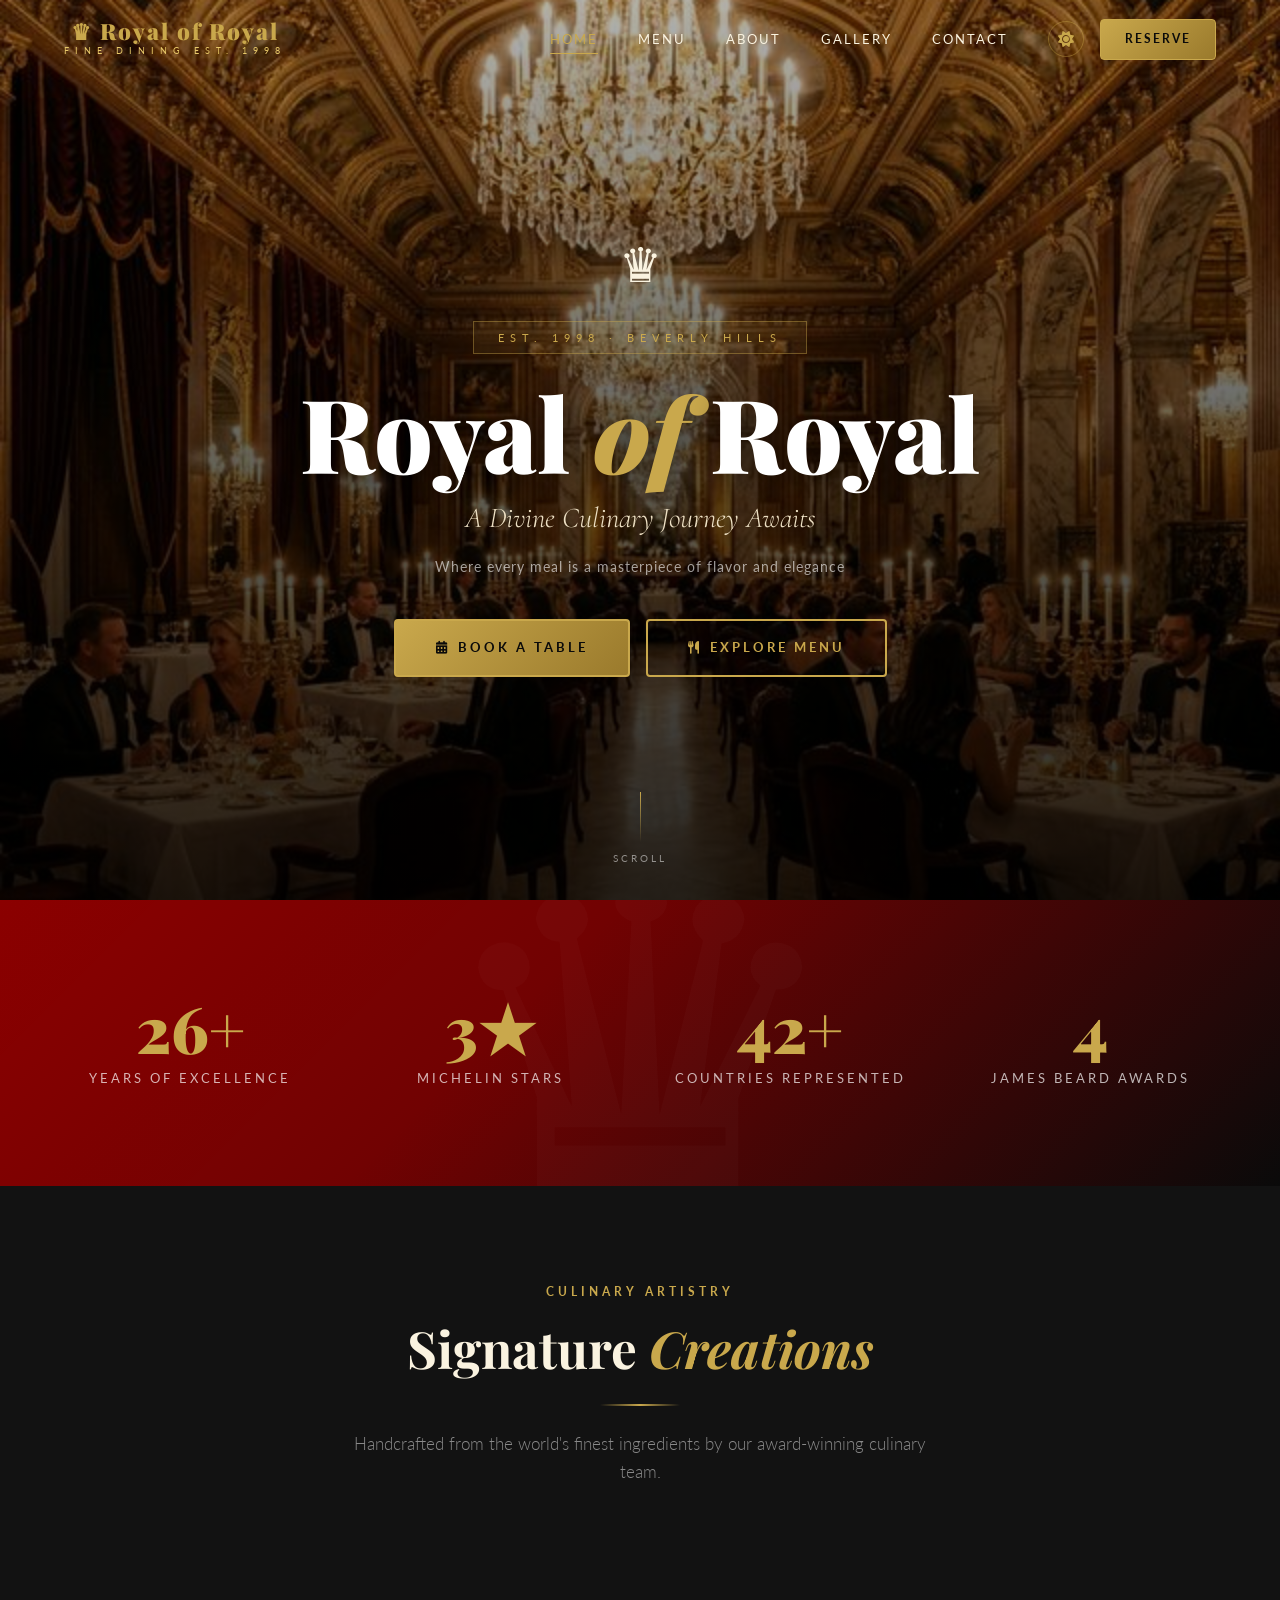
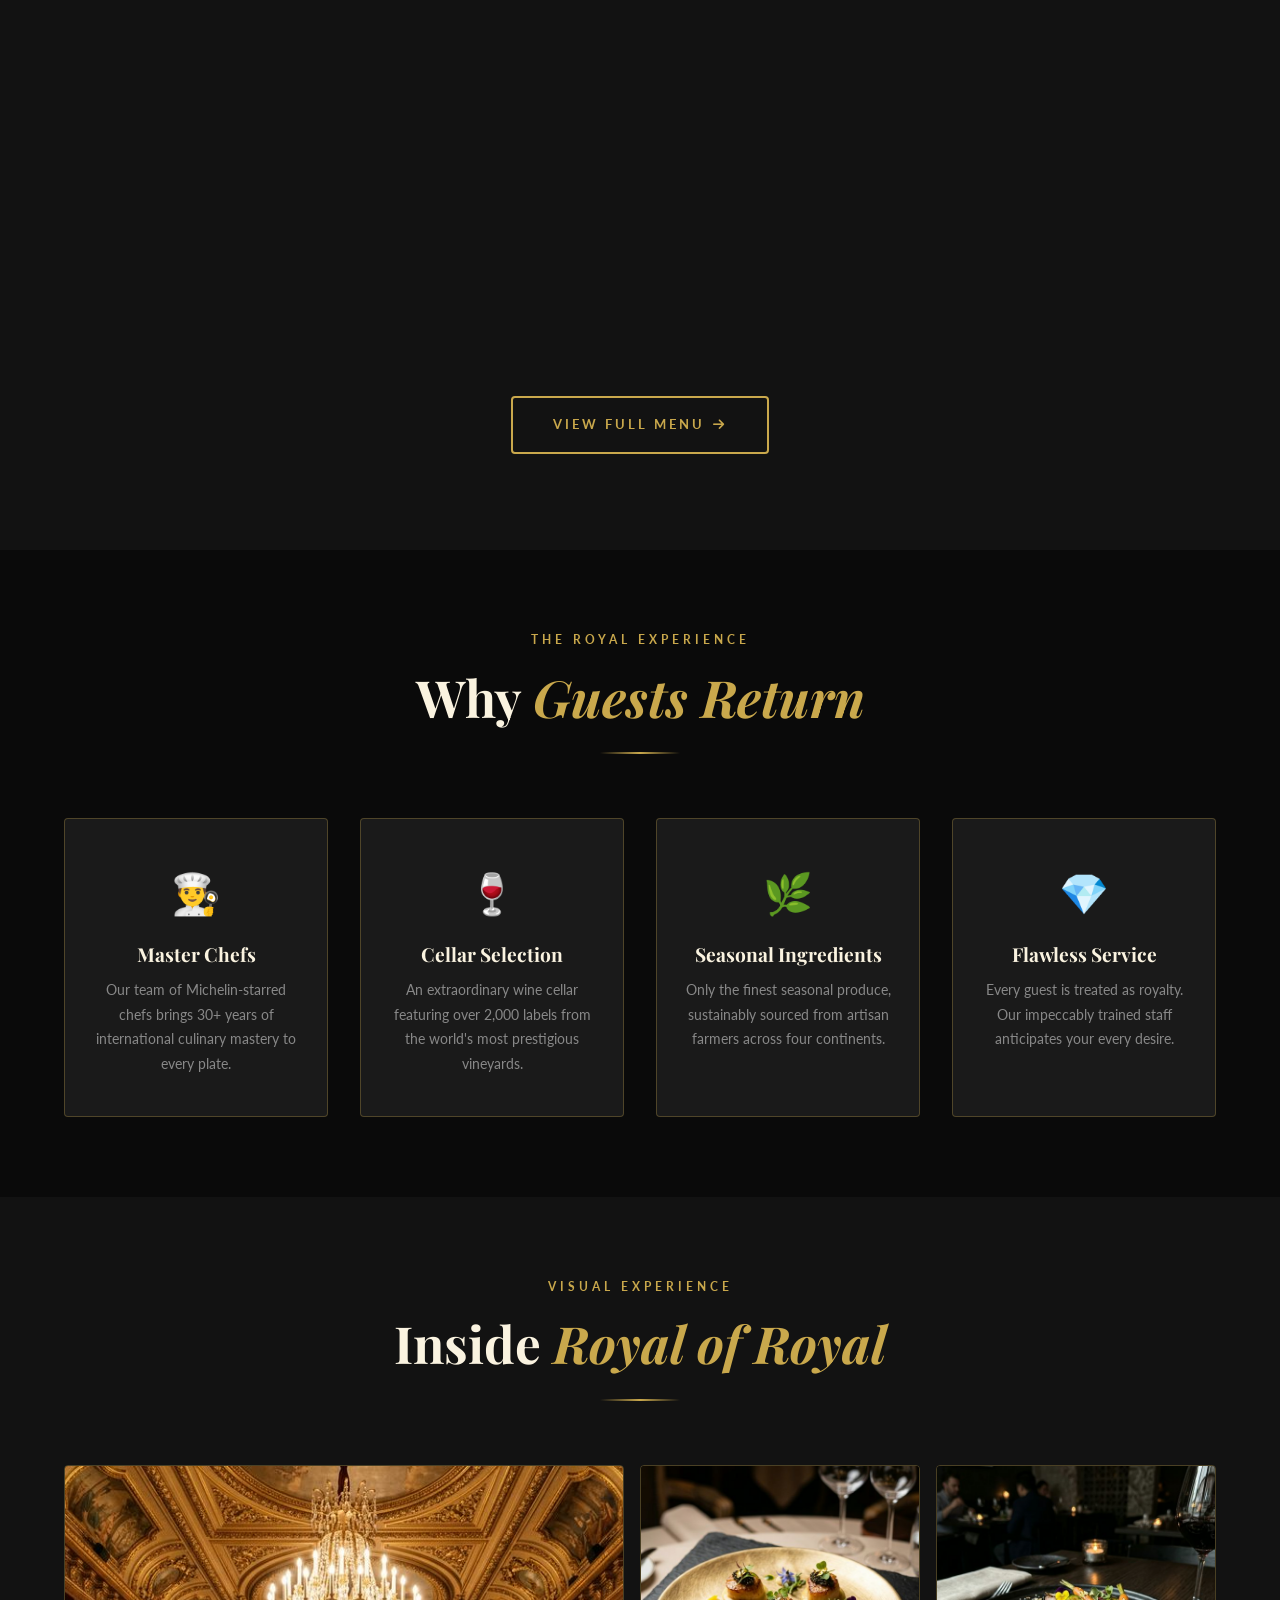
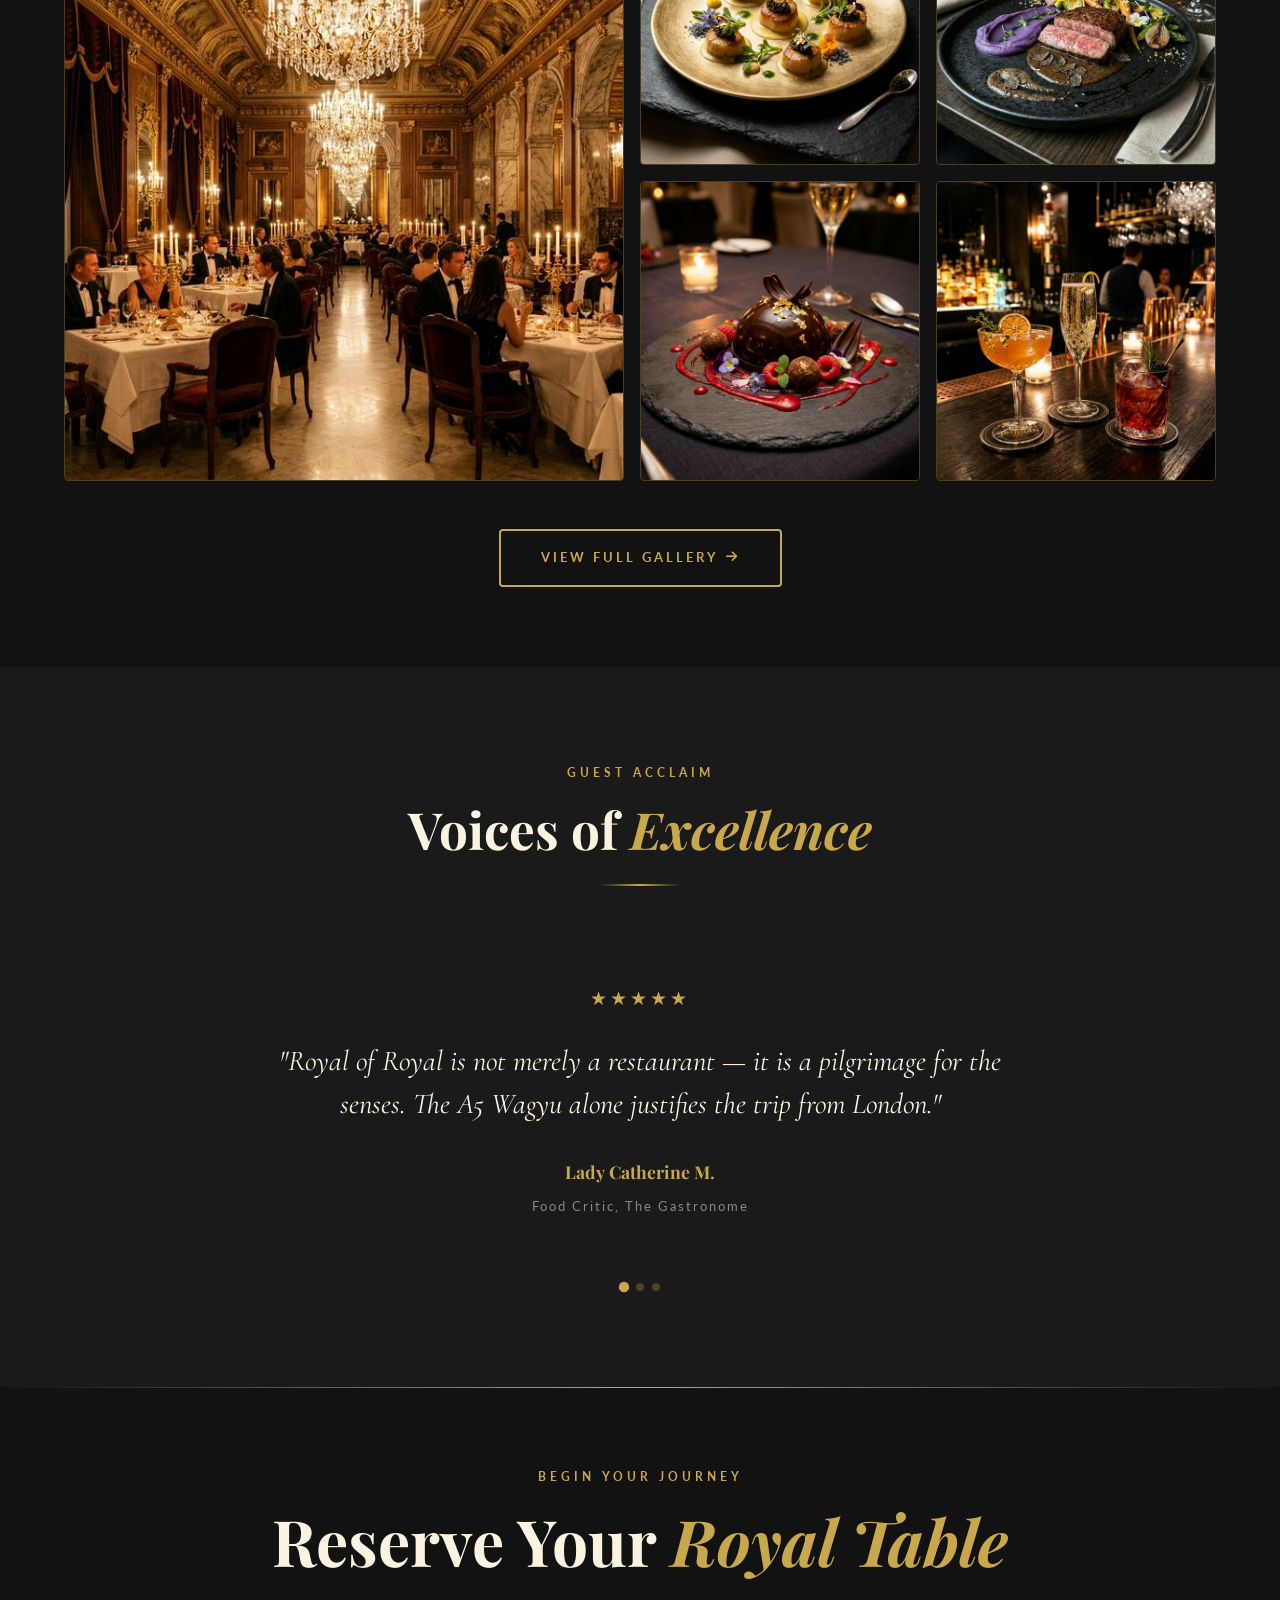
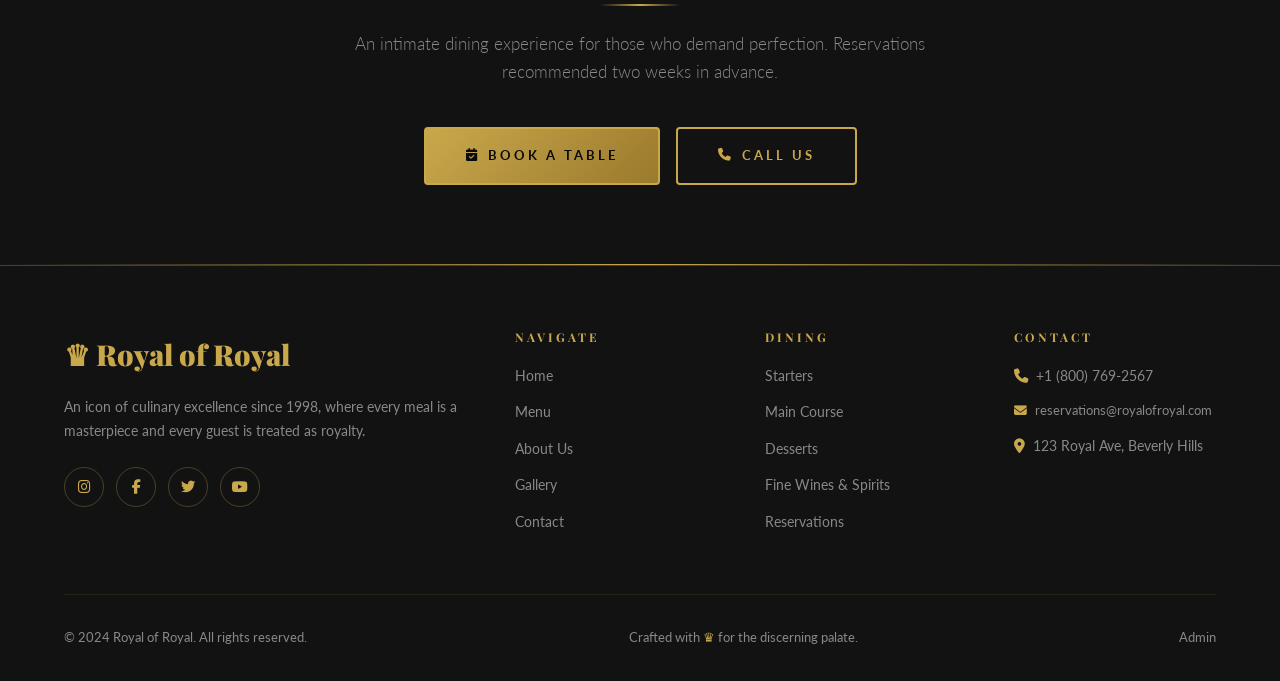
<file: index.html>
<!DOCTYPE html>
<html lang="en">
<head>
<meta charset="UTF-8">
<meta name="viewport" content="width=device-width, initial-scale=1.0">
<title>Royal of Royal | Luxury Fine Dining</title>
<meta name="description" content="Royal of Royal – Beverly Hills' most illustrious fine dining destination. Three Michelin starred cuisine served in unparalleled elegance. Reserve your table today.">
<meta name="keywords" content="luxury restaurant, fine dining, Michelin star, Beverly Hills, Royal of Royal">
<meta property="og:title" content="Royal of Royal | Luxury Fine Dining">
<meta property="og:description" content="A divine culinary journey awaits at Royal of Royal, Beverly Hills.">
<link rel="stylesheet" href="styles/main.css">
<link rel="stylesheet" href="https://cdnjs.cloudflare.com/ajax/libs/font-awesome/6.5.0/css/all.min.css">
<style>
  .home-features{background:var(--dark);padding:5rem 5%}
  .features-grid{display:grid;grid-template-columns:repeat(auto-fit,minmax(220px,1fr));gap:2rem;max-width:1200px;margin:0 auto}
  .feature-card{text-align:center;padding:2.5rem 1.5rem;border:var(--border-gold);border-radius:var(--radius);transition:var(--transition);background:var(--dark-3)}
  .feature-card:hover{transform:translateY(-6px);box-shadow:var(--shadow-gold);border-color:var(--gold)}
  .feature-icon{font-size:2.5rem;color:var(--gold);margin-bottom:1rem}
  .feature-card h3{font-size:1.2rem;color:var(--cream);margin-bottom:.75rem}
  .feature-card p{font-size:.9rem;color:var(--gray)}
  .home-gallery-preview{background:var(--dark-2);padding:5rem 5%}
  .gallery-preview-grid{display:grid;grid-template-columns:2fr 1fr 1fr;grid-template-rows:300px 300px;gap:1rem;max-width:1200px;margin:0 auto}
  .gp-item{overflow:hidden;border-radius:var(--radius);border:var(--border-gold);position:relative;cursor:pointer}
  .gp-item img{width:100%;height:100%;object-fit:cover;transition:transform .5s ease}
  .gp-item:hover img{transform:scale(1.08)}
  .gp-item.large{grid-row:span 2}
  .gp-overlay{position:absolute;inset:0;background:rgba(0,0,0,.5);opacity:0;transition:opacity .3s;display:flex;align-items:center;justify-content:center;color:var(--gold);font-size:1.5rem}
  .gp-item:hover .gp-overlay{opacity:1}
  @media(max-width:768px){
    .gallery-preview-grid{grid-template-columns:1fr 1fr;grid-template-rows:auto}
    .gp-item.large{grid-row:span 1}
    .gp-item{height:200px}
  }
  @media(max-width:480px){.gallery-preview-grid{grid-template-columns:1fr}}
</style>
</head>
<body>

<!-- NAVBAR -->
<nav class="navbar" id="navbar">
  <a href="index.html" class="nav-logo">
    <span class="logo-main">♛ Royal of Royal</span>
    <span class="logo-sub">Fine Dining Est. 1998</span>
  </a>
  <div class="nav-links">
    <a href="index.html" class="active">Home</a>
    <a href="menu.html">Menu</a>
    <a href="about.html">About</a>
    <a href="gallery.html">Gallery</a>
    <a href="contact.html">Contact</a>
  </div>
  <div class="nav-controls">
    <button class="dark-mode-btn" aria-label="Toggle theme" title="Toggle theme">
      <i class="fas fa-sun"></i>
    </button>
    <a href="contact.html#reservation" class="btn-reserve-nav">Reserve</a>
  </div>
  <button class="hamburger" aria-label="Menu">
    <span></span><span></span><span></span>
  </button>
</nav>

<!-- MOBILE MENU -->
<div class="mobile-menu">
  <a href="index.html">Home</a>
  <a href="menu.html">Menu</a>
  <a href="about.html">About</a>
  <a href="gallery.html">Gallery</a>
  <a href="contact.html">Contact</a>
  <a href="contact.html#reservation">Reserve a Table</a>
</div>

<!-- HERO -->
<section class="hero" id="home">
  <div class="hero-bg" style="background-image:url('images/hero.png')"></div>
  <div class="hero-overlay"></div>
  <div class="hero-content">
    <div class="hero-crown">♛</div>
    <span class="hero-label">Est. 1998 · Beverly Hills</span>
    <h1 class="hero-title">Royal <span class="of">of</span> Royal</h1>
    <p class="hero-tagline">A Divine Culinary Journey Awaits</p>
    <p class="hero-sub">Where every meal is a masterpiece of flavor and elegance</p>
    <div class="hero-buttons">
      <a href="contact.html#reservation" class="btn-primary">
        <i class="fas fa-calendar-alt"></i> Book a Table
      </a>
      <a href="menu.html" class="btn-secondary">
        <i class="fas fa-utensils"></i> Explore Menu
      </a>
    </div>
  </div>
  <div class="hero-scroll">
    <div class="scroll-line"></div>
    <span>Scroll</span>
  </div>
</section>

<!-- EXPERIENCE NUMBERS -->
<section class="experience-section">
  <div class="container">
    <div class="experience-grid">
      <div class="experience-item" data-animate>
        <span class="number" data-count="26" data-suffix="+">0</span>
        <span class="label">Years of Excellence</span>
      </div>
      <div class="experience-item" data-animate data-delay="100">
        <span class="number" data-count="3" data-suffix="★">0</span>
        <span class="label">Michelin Stars</span>
      </div>
      <div class="experience-item" data-animate data-delay="200">
        <span class="number" data-count="80" data-suffix="+">0</span>
        <span class="label">Countries Represented</span>
      </div>
      <div class="experience-item" data-animate data-delay="300">
        <span class="number" data-count="4" data-suffix="">0</span>
        <span class="label">James Beard Awards</span>
      </div>
    </div>
  </div>
</section>

<!-- FEATURED MENU -->
<section class="featured-menu" id="featured">
  <div class="container">
    <div class="section-header" data-animate>
      <span class="section-label">Culinary Artistry</span>
      <h2 class="section-title">Signature <span>Creations</span></h2>
      <div class="gold-divider centered"></div>
      <p class="section-subtitle">Handcrafted from the world's finest ingredients by our award-winning culinary team.</p>
    </div>
    <div class="menu-preview-grid" id="featured-menu-grid">
      <!-- Populated by JS -->
    </div>
    <div style="text-align:center;margin-top:3rem" data-animate>
      <a href="menu.html" class="btn-secondary">View Full Menu <i class="fas fa-arrow-right"></i></a>
    </div>
  </div>
</section>

<!-- FEATURES -->
<section class="home-features">
  <div class="section-header" data-animate>
    <span class="section-label">The Royal Experience</span>
    <h2 class="section-title">Why <span>Guests Return</span></h2>
    <div class="gold-divider centered"></div>
  </div>
  <div class="features-grid">
    <div class="feature-card" data-animate data-delay="100">
      <div class="feature-icon">👨‍🍳</div>
      <h3>Master Chefs</h3>
      <p>Our team of Michelin-starred chefs brings 30+ years of international culinary mastery to every plate.</p>
    </div>
    <div class="feature-card" data-animate data-delay="200">
      <div class="feature-icon">🍷</div>
      <h3>Cellar Selection</h3>
      <p>An extraordinary wine cellar featuring over 2,000 labels from the world's most prestigious vineyards.</p>
    </div>
    <div class="feature-card" data-animate data-delay="300">
      <div class="feature-icon">🌿</div>
      <h3>Seasonal Ingredients</h3>
      <p>Only the finest seasonal produce, sustainably sourced from artisan farmers across four continents.</p>
    </div>
    <div class="feature-card" data-animate data-delay="400">
      <div class="feature-icon">💎</div>
      <h3>Flawless Service</h3>
      <p>Every guest is treated as royalty. Our impeccably trained staff anticipates your every desire.</p>
    </div>
  </div>
</section>

<!-- GALLERY PREVIEW -->
<section class="home-gallery-preview">
  <div class="section-header" data-animate>
    <span class="section-label">Visual Experience</span>
    <h2 class="section-title">Inside <span>Royal of Royal</span></h2>
    <div class="gold-divider centered"></div>
  </div>
  <div class="gallery-preview-grid">
    <div class="gp-item large" data-animate>
      <img src="images/hero.png" alt="Royal Dining Hall" loading="lazy">
      <div class="gp-overlay"><i class="fas fa-expand-alt"></i></div>
    </div>
    <div class="gp-item" data-animate data-delay="100">
      <img src="images/starters.png" alt="Golden Caviar" loading="lazy">
      <div class="gp-overlay"><i class="fas fa-expand-alt"></i></div>
    </div>
    <div class="gp-item" data-animate data-delay="200">
      <img src="images/main-course.png" alt="Wagyu Tenderloin" loading="lazy">
      <div class="gp-overlay"><i class="fas fa-expand-alt"></i></div>
    </div>
    <div class="gp-item" data-animate data-delay="300">
      <img src="images/desserts.png" alt="Chocolate Dome" loading="lazy">
      <div class="gp-overlay"><i class="fas fa-expand-alt"></i></div>
    </div>
    <div class="gp-item" data-animate data-delay="400">
      <img src="images/drinks.png" alt="Royal Drinks" loading="lazy">
      <div class="gp-overlay"><i class="fas fa-expand-alt"></i></div>
    </div>
  </div>
  <div style="text-align:center;margin-top:3rem" data-animate>
    <a href="gallery.html" class="btn-secondary">View Full Gallery <i class="fas fa-arrow-right"></i></a>
  </div>
</section>

<!-- TESTIMONIALS -->
<section class="testimonials">
  <div class="section-header" data-animate>
    <span class="section-label">Guest Acclaim</span>
    <h2 class="section-title">Voices of <span>Excellence</span></h2>
    <div class="gold-divider centered"></div>
  </div>
  <div class="testimonials-slider">
    <div class="testimonials-track" id="testimonials-track"></div>
  </div>
  <div class="testimonial-controls" id="testimonial-controls"></div>
</section>

<!-- CTA -->
<section class="cta-section">
  <span class="section-label" style="text-align:center;display:block">Begin Your Journey</span>
  <h2 class="section-title" data-animate>Reserve Your <span>Royal Table</span></h2>
  <div class="gold-divider centered" data-animate></div>
  <p class="section-subtitle" style="margin:0 auto 2.5rem;text-align:center" data-animate>
    An intimate dining experience for those who demand perfection. Reservations recommended two weeks in advance.
  </p>
  <div data-animate style="display:flex;gap:1rem;justify-content:center;flex-wrap:wrap">
    <a href="contact.html#reservation" class="btn-primary">
      <i class="fas fa-calendar-check"></i> Book a Table
    </a>
    <a href="tel:+18007692567" class="btn-secondary">
      <i class="fas fa-phone"></i> Call Us
    </a>
  </div>
</section>

<!-- FOOTER -->
<footer>
  <div class="footer-grid">
    <div class="footer-brand">
      <span class="logo-main">♛ Royal of Royal</span>
      <p>An icon of culinary excellence since 1998, where every meal is a masterpiece and every guest is treated as royalty.</p>
      <div class="social-links" style="margin-top:1.5rem">
        <a href="#" class="social-link" aria-label="Instagram"><i class="fab fa-instagram"></i></a>
        <a href="#" class="social-link" aria-label="Facebook"><i class="fab fa-facebook-f"></i></a>
        <a href="#" class="social-link" aria-label="Twitter"><i class="fab fa-twitter"></i></a>
        <a href="#" class="social-link" aria-label="YouTube"><i class="fab fa-youtube"></i></a>
      </div>
    </div>
    <div class="footer-col">
      <h4>Navigate</h4>
      <a href="index.html">Home</a>
      <a href="menu.html">Menu</a>
      <a href="about.html">About Us</a>
      <a href="gallery.html">Gallery</a>
      <a href="contact.html">Contact</a>
    </div>
    <div class="footer-col">
      <h4>Dining</h4>
      <a href="menu.html#starters">Starters</a>
      <a href="menu.html#main">Main Course</a>
      <a href="menu.html#desserts">Desserts</a>
      <a href="menu.html#drinks">Fine Wines & Spirits</a>
      <a href="contact.html#reservation">Reservations</a>
    </div>
    <div class="footer-col">
      <h4>Contact</h4>
      <a href="tel:+18007692567"><i class="fas fa-phone" style="margin-right:.5rem;color:var(--gold)"></i>+1 (800) 769-2567</a>
      <a href="mailto:reservations@royalofroyalrestaurant.com" style="font-size:.8rem"><i class="fas fa-envelope" style="margin-right:.5rem;color:var(--gold)"></i>reservations@royalofroyal.com</a>
      <a href="contact.html"><i class="fas fa-map-marker-alt" style="margin-right:.5rem;color:var(--gold)"></i>123 Royal Ave, Beverly Hills</a>
    </div>
  </div>
  <div class="footer-bottom">
    <p>&copy; 2024 Royal of Royal. All rights reserved.</p>
    <p>Crafted with <span style="color:var(--gold)">♛</span> for the discerning palate.</p>
    <a href="admin/index.html" style="color:var(--gray);font-size:.8rem">Admin</a>
  </div>
</footer>

<script src="js/main.js"></script>
<script>
function initHomePage(data) {
  if (!data) return;
  // Featured Menu
  const grid = document.getElementById('featured-menu-grid');
  if (grid) {
    const featured = data.menu.filter(m => m.badge === "Chef's Pick" || m.badge === "Signature").slice(0, 4);
    grid.innerHTML = featured.map(item => `
      <div class="menu-preview-card" data-animate>
        <img class="menu-preview-img" src="${item.image}" alt="${item.name}" loading="lazy">
        ${item.badge ? `<span class="menu-card-badge">${item.badge}</span>` : ''}
        <div class="menu-preview-content">
          <h3>${item.name}</h3>
          <p>${item.description}</p>
          <div class="menu-preview-footer">
            <span class="menu-preview-price">${item.price}</span>
            <a href="menu.html" style="font-size:.8rem;color:var(--gold);letter-spacing:1px">View Menu →</a>
          </div>
        </div>
      </div>
    `).join('');
  }
  // Testimonials
  const track = document.getElementById('testimonials-track');
  const controls = document.getElementById('testimonial-controls');
  if (track && data.testimonials) {
    track.innerHTML = data.testimonials.map(t => `
      <div class="testimonial-slide">
        <div class="testimonial-stars">${'★'.repeat(t.stars)}</div>
        <p class="testimonial-text">"${t.text}"</p>
        <div class="testimonial-author">
          <strong>${t.name}</strong>
          <span>${t.role}</span>
        </div>
      </div>
    `).join('');
    controls.innerHTML = data.testimonials.map((_, i) => `
      <div class="testimonial-dot${i===0?' active':''}" data-idx="${i}"></div>
    `).join('');
  }
}
</script>
</body>
</html>
</file>
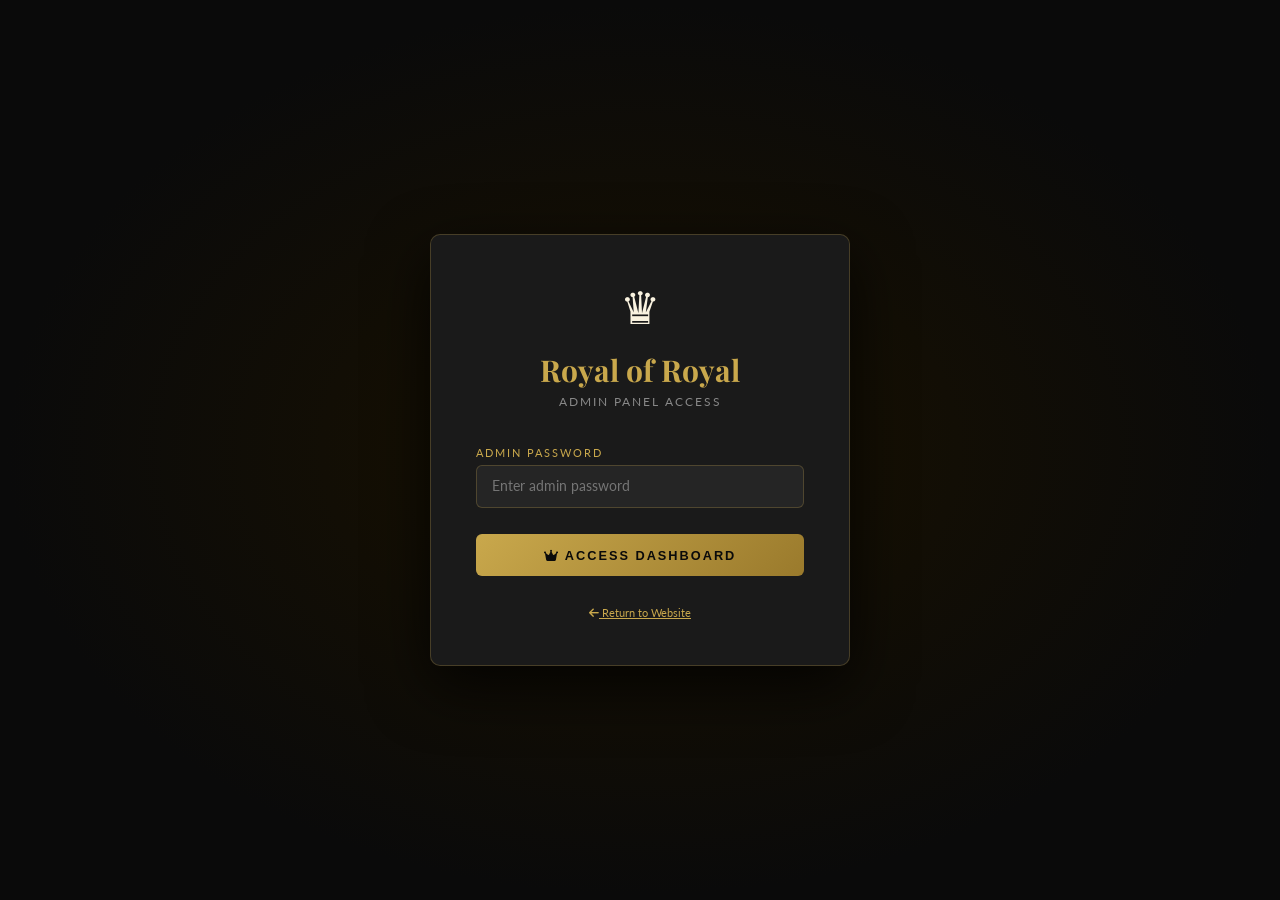
<file: admin/index.html>
<!DOCTYPE html>
<html lang="en">
<head>
<meta charset="UTF-8">
<meta name="viewport" content="width=device-width, initial-scale=1.0">
<title>Admin Login | Royal of Royal</title>
<meta name="robots" content="noindex,nofollow">
<link rel="stylesheet" href="../styles/admin.css">
<link rel="stylesheet" href="https://cdnjs.cloudflare.com/ajax/libs/font-awesome/6.5.0/css/all.min.css">
</head>
<body>
<div class="login-page">
  <div class="login-box">
    <div class="login-crown">♛</div>
    <h1 class="login-title">Royal of Royal</h1>
    <p class="login-sub">Admin Panel Access</p>
    <form id="login-form" novalidate>
      <div class="form-group">
        <label for="admin-password">Admin Password</label>
        <input type="password" id="admin-password" placeholder="Enter admin password" required autocomplete="current-password">
      </div>
      <button type="submit" class="login-btn">
        <i class="fas fa-crown"></i> Access Dashboard
      </button>
      <p class="login-error" id="login-error">
        <i class="fas fa-exclamation-circle"></i> Incorrect password. Please try again.
      </p>
    </form>
    <p style="margin-top:2rem;font-size:.75rem;color:var(--gray)">
      <a href="../index.html" style="color:var(--gold)"><i class="fas fa-arrow-left"></i> Return to Website</a>
    </p>
  </div>
</div>
<script>
(function() {
  // Check if already logged in
  if (sessionStorage.getItem('ror_admin') === 'true') {
    window.location.href = 'dashboard.html';
    return;
  }

  // Simple hash function
  async function sha256(message) {
    const msgBuffer = new TextEncoder().encode(message);
    const hashBuffer = await crypto.subtle.digest('SHA-256', msgBuffer);
    const hashArray = Array.from(new Uint8Array(hashBuffer));
    return hashArray.map(b => b.toString(16).padStart(2, '0')).join('');
  }

  // Store hashed default password
  const DEFAULT_HASH = 'b8a9de97e12d2bd8abb2c4be72eb3f6a9c40c55b3c3c88c64e7a5ecfb9f3cd5e';

  function getStoredHash() {
    return localStorage.getItem('ror_admin_hash') || DEFAULT_HASH;
  }

  document.getElementById('login-form').addEventListener('submit', async function(e) {
    e.preventDefault();
    const pass = document.getElementById('admin-password').value;
    const hash = await sha256(pass);
    const stored = getStoredHash();

    // Also check against raw default if hash not yet set
    const defaultCheck = await sha256('prv111');
    const storedOrDefault = localStorage.getItem('ror_admin_hash') || defaultCheck;

    if (hash === storedOrDefault) {
      sessionStorage.setItem('ror_admin', 'true');
      window.location.href = 'dashboard.html';
    } else {
      document.getElementById('login-error').style.display = 'block';
      document.getElementById('admin-password').value = '';
      document.getElementById('admin-password').focus();
    }
  });
})();
</script>
</body>
</html>
</file>
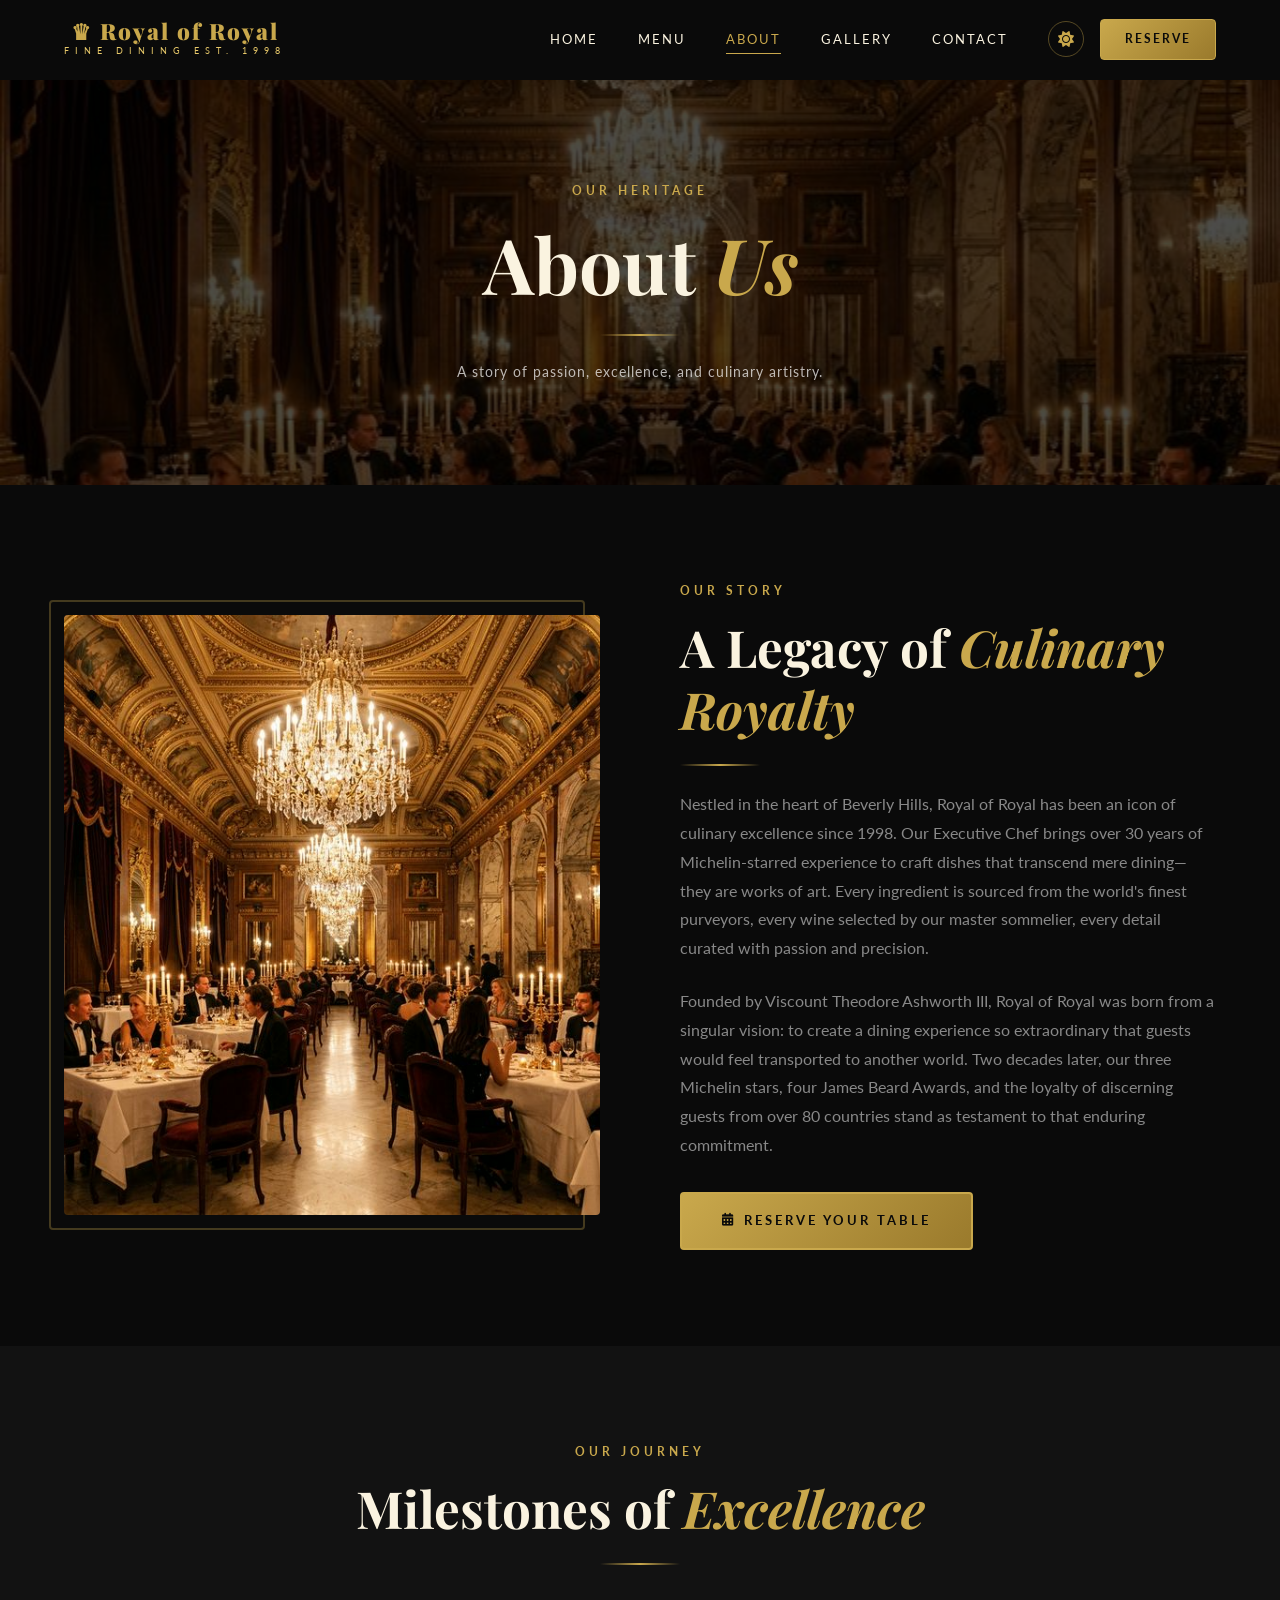
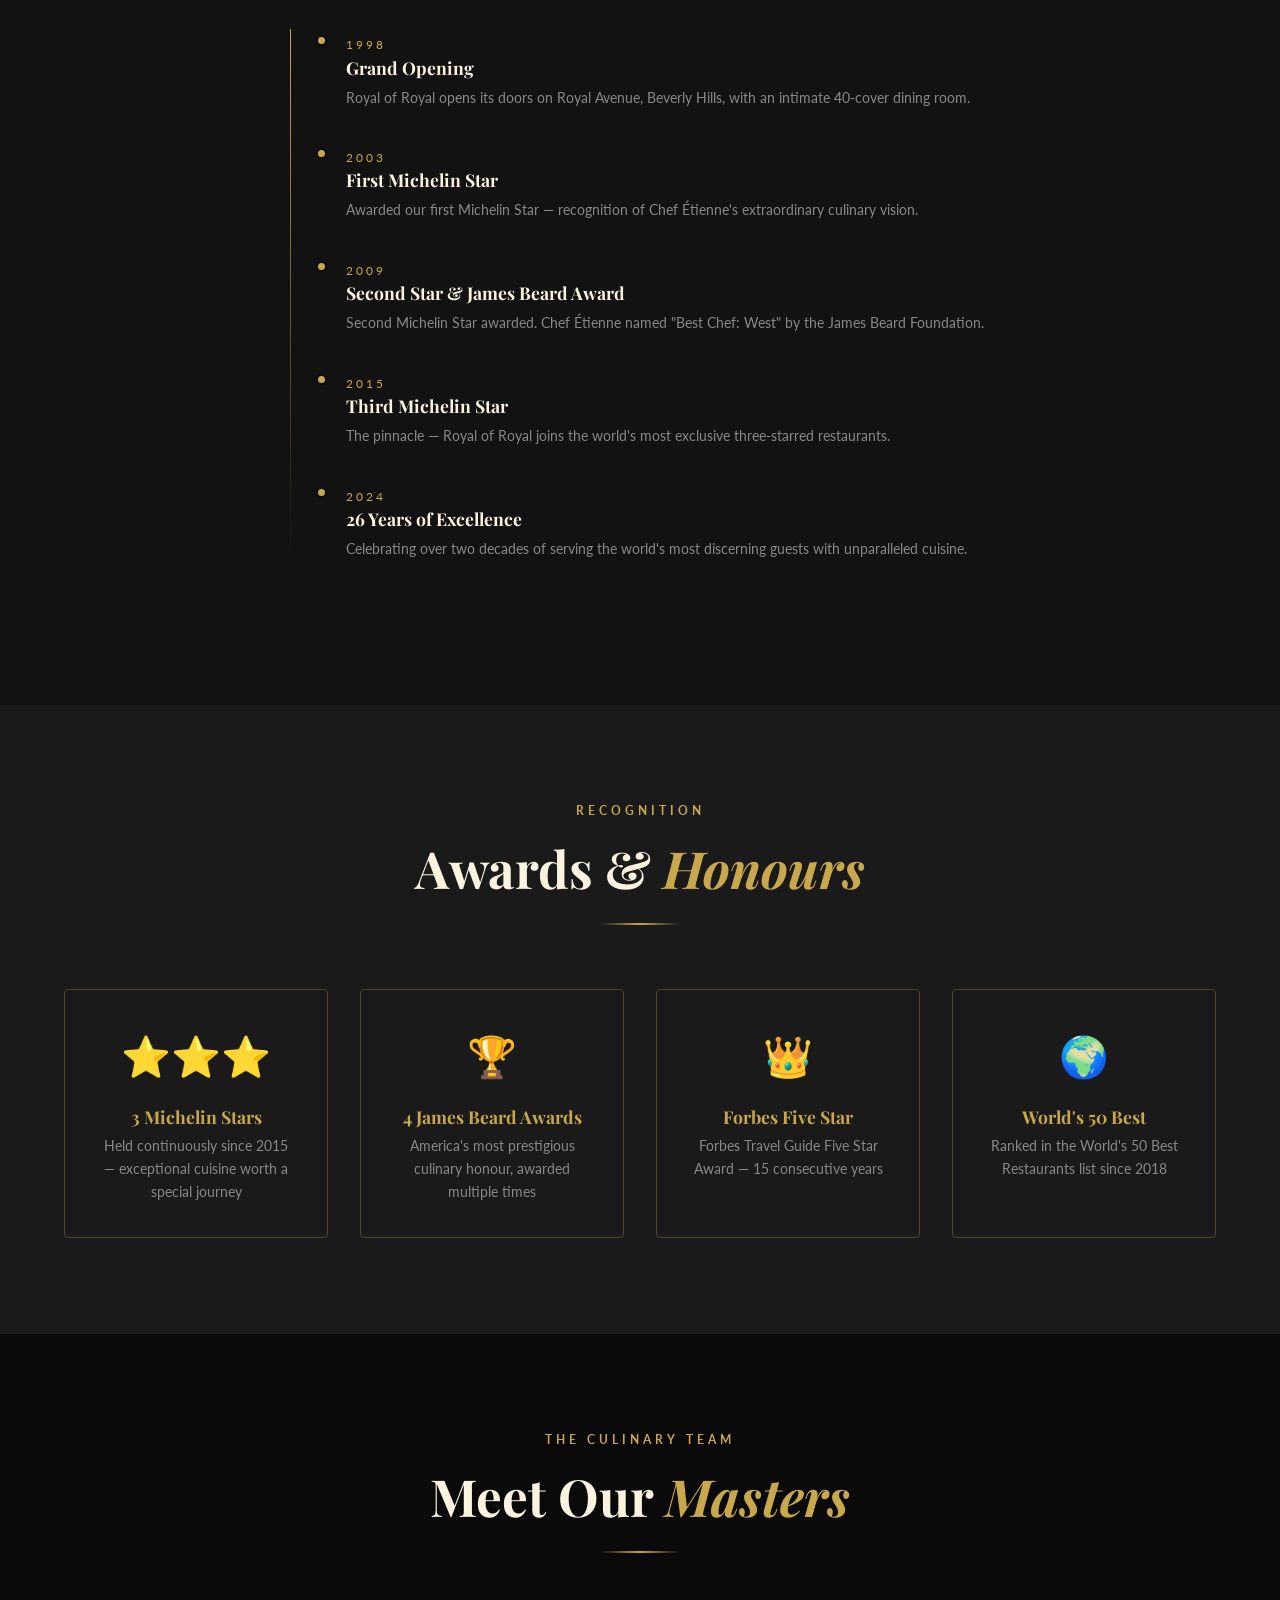
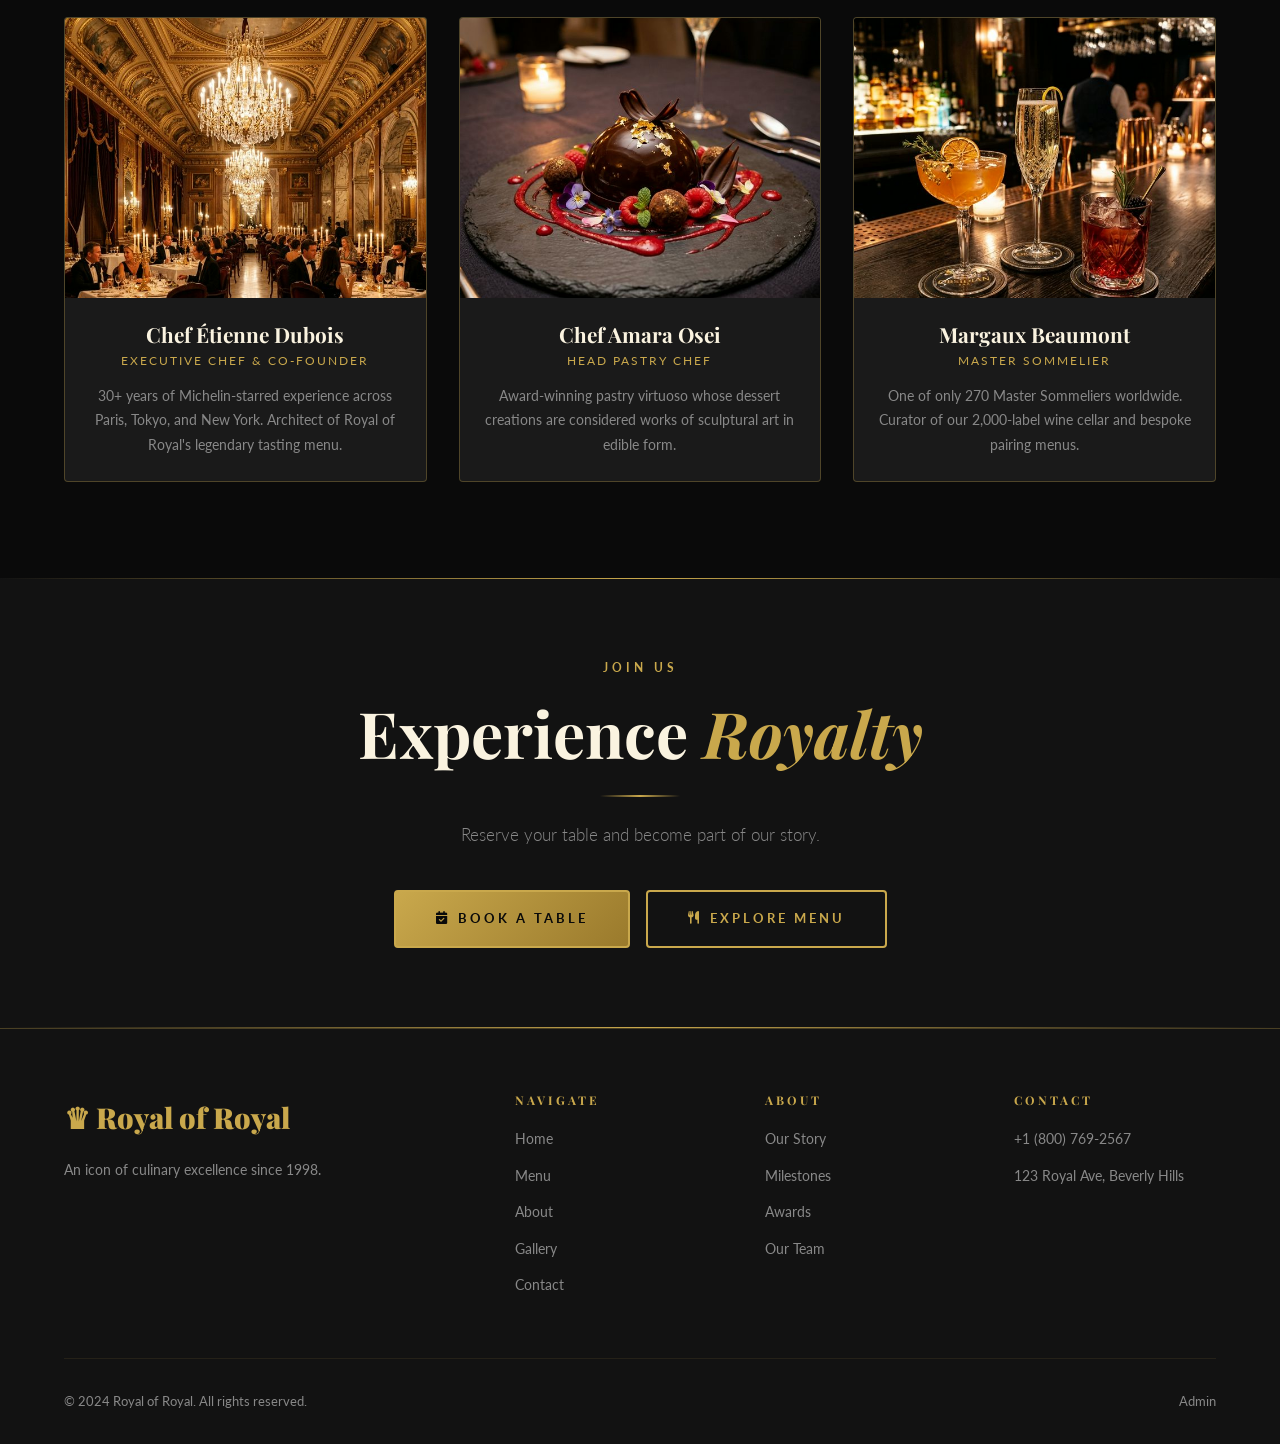
<file: about.html>
<!DOCTYPE html>
<html lang="en">
<head>
<meta charset="UTF-8">
<meta name="viewport" content="width=device-width, initial-scale=1.0">
<title>About Us | Royal of Royal – Luxury Fine Dining</title>
<meta name="description" content="Discover the story of Royal of Royal – a legacy of culinary excellence, passion, and unrivaled hospitality since 1998.">
<link rel="stylesheet" href="styles/main.css">
<link rel="stylesheet" href="https://cdnjs.cloudflare.com/ajax/libs/font-awesome/6.5.0/css/all.min.css">
<style>
  .about-intro{background:var(--dark);padding:6rem 5%}
  .about-legacy{background:var(--dark-2);padding:6rem 5%}
  .awards-section{background:var(--dark-3);padding:6rem 5%}
  .awards-grid{display:grid;grid-template-columns:repeat(auto-fit,minmax(200px,1fr));gap:2rem;max-width:1200px;margin:0 auto;text-align:center}
  .award-card{padding:2rem;border:var(--border-gold);border-radius:var(--radius);transition:var(--transition)}
  .award-card:hover{border-color:var(--gold);box-shadow:var(--shadow-gold);transform:translateY(-4px)}
  .award-icon{font-size:2.5rem;margin-bottom:1rem}
  .award-card h3{font-size:1.1rem;color:var(--gold);margin-bottom:.5rem}
  .award-card p{font-size:.85rem;color:var(--gray)}
  .chef-section{background:var(--dark);padding:6rem 5%}
  .chefs-grid{display:grid;grid-template-columns:repeat(auto-fit,minmax(280px,1fr));gap:2rem;max-width:1200px;margin:0 auto}
  .chef-card{background:var(--dark-3);border:var(--border-gold);border-radius:var(--radius);overflow:hidden;transition:var(--transition);text-align:center}
  .chef-card:hover{transform:translateY(-6px);box-shadow:var(--shadow-gold);border-color:var(--gold)}
  .chef-img{width:100%;height:280px;object-fit:cover}
  .chef-info{padding:1.5rem}
  .chef-info h3{font-size:1.3rem;color:var(--cream);margin-bottom:.25rem}
  .chef-role{font-size:.75rem;letter-spacing:2px;text-transform:uppercase;color:var(--gold);margin-bottom:.75rem;display:block}
  .chef-info p{font-size:.9rem;color:var(--gray)}
</style>
</head>
<body>

<nav class="navbar scrolled" id="navbar">
  <a href="index.html" class="nav-logo">
    <span class="logo-main">♛ Royal of Royal</span>
    <span class="logo-sub">Fine Dining Est. 1998</span>
  </a>
  <div class="nav-links">
    <a href="index.html">Home</a><a href="menu.html">Menu</a>
    <a href="about.html" class="active">About</a>
    <a href="gallery.html">Gallery</a><a href="contact.html">Contact</a>
  </div>
  <div class="nav-controls">
    <button class="dark-mode-btn" aria-label="Toggle theme"><i class="fas fa-sun"></i></button>
    <a href="contact.html#reservation" class="btn-reserve-nav">Reserve</a>
  </div>
  <button class="hamburger" aria-label="Menu"><span></span><span></span><span></span></button>
</nav>
<div class="mobile-menu">
  <a href="index.html">Home</a><a href="menu.html">Menu</a><a href="about.html">About</a>
  <a href="gallery.html">Gallery</a><a href="contact.html">Contact</a>
  <a href="contact.html#reservation">Reserve a Table</a>
</div>

<div class="page-hero">
  <div class="page-hero-bg" style="background-image:url('images/hero.png')"></div>
  <div class="page-hero-content">
    <span class="section-label" style="text-align:center;display:block">Our Heritage</span>
    <h1 class="section-title">About <span>Us</span></h1>
    <div class="gold-divider centered"></div>
    <p style="color:rgba(255,255,255,.7);font-size:.9rem;letter-spacing:1px">A story of passion, excellence, and culinary artistry.</p>
  </div>
</div>

<!-- ABOUT STORY -->
<section class="about-intro">
  <div class="container">
    <div class="about-split">
      <div class="about-img" data-animate="fade-left">
        <img src="images/hero.png" alt="Royal of Royal Interior" loading="lazy">
      </div>
      <div class="about-text" data-animate="fade-right">
        <span class="section-label">Our Story</span>
        <h2 class="section-title">A Legacy of <span>Culinary Royalty</span></h2>
        <div class="gold-divider"></div>
        <p style="color:var(--gray);margin-bottom:1.5rem;font-size:1rem;line-height:1.8" id="about-text-main">
          Nestled in the heart of Beverly Hills, Royal of Royal has been an icon of culinary excellence since 1998. Our Executive Chef brings over 30 years of Michelin-starred experience to craft dishes that transcend mere dining — they are works of art.
        </p>
        <p style="color:var(--gray);margin-bottom:2rem;font-size:1rem;line-height:1.8" id="about-text-story">
          Founded by Viscount Theodore Ashworth III, Royal of Royal was born from a singular vision: to create a dining experience so extraordinary that guests would feel transported to another world. Two decades later, our three Michelin stars and four James Beard Awards stand as testament to that enduring commitment.
        </p>
        <a href="contact.html#reservation" class="btn-primary"><i class="fas fa-calendar-alt"></i> Reserve Your Table</a>
      </div>
    </div>
  </div>
</section>

<!-- TIMELINE -->
<section class="about-legacy">
  <div class="container">
    <div class="section-header" data-animate>
      <span class="section-label">Our Journey</span>
      <h2 class="section-title">Milestones of <span>Excellence</span></h2>
      <div class="gold-divider centered"></div>
    </div>
    <div style="max-width:700px;margin:0 auto">
      <div class="timeline">
        <div class="timeline-item" data-animate>
          <span class="timeline-year">1998</span>
          <h4>Grand Opening</h4>
          <p>Royal of Royal opens its doors on Royal Avenue, Beverly Hills, with an intimate 40-cover dining room.</p>
        </div>
        <div class="timeline-item" data-animate>
          <span class="timeline-year">2003</span>
          <h4>First Michelin Star</h4>
          <p>Awarded our first Michelin Star — recognition of Chef Étienne's extraordinary culinary vision.</p>
        </div>
        <div class="timeline-item" data-animate>
          <span class="timeline-year">2009</span>
          <h4>Second Star & James Beard Award</h4>
          <p>Second Michelin Star awarded. Chef Étienne named "Best Chef: West" by the James Beard Foundation.</p>
        </div>
        <div class="timeline-item" data-animate>
          <span class="timeline-year">2015</span>
          <h4>Third Michelin Star</h4>
          <p>The pinnacle — Royal of Royal joins the world's most exclusive three-starred restaurants.</p>
        </div>
        <div class="timeline-item" data-animate>
          <span class="timeline-year">2024</span>
          <h4>26 Years of Excellence</h4>
          <p>Celebrating over two decades of serving the world's most discerning guests with unparalleled cuisine.</p>
        </div>
      </div>
    </div>
  </div>
</section>

<!-- AWARDS -->
<section class="awards-section">
  <div class="section-header" data-animate>
    <span class="section-label">Recognition</span>
    <h2 class="section-title">Awards & <span>Honours</span></h2>
    <div class="gold-divider centered"></div>
  </div>
  <div class="awards-grid">
    <div class="award-card" data-animate>
      <div class="award-icon">⭐⭐⭐</div>
      <h3>3 Michelin Stars</h3>
      <p>Held continuously since 2015 — exceptional cuisine worth a special journey</p>
    </div>
    <div class="award-card" data-animate data-delay="100">
      <div class="award-icon">🏆</div>
      <h3>4 James Beard Awards</h3>
      <p>America's most prestigious culinary honour, awarded multiple times</p>
    </div>
    <div class="award-card" data-animate data-delay="200">
      <div class="award-icon">👑</div>
      <h3>Forbes Five Star</h3>
      <p>Forbes Travel Guide Five Star Award — 15 consecutive years</p>
    </div>
    <div class="award-card" data-animate data-delay="300">
      <div class="award-icon">🌍</div>
      <h3>World's 50 Best</h3>
      <p>Ranked in the World's 50 Best Restaurants list since 2018</p>
    </div>
  </div>
</section>

<!-- CHEF PROFILES -->
<section class="chef-section">
  <div class="section-header" data-animate>
    <span class="section-label">The Culinary Team</span>
    <h2 class="section-title">Meet Our <span>Masters</span></h2>
    <div class="gold-divider centered"></div>
  </div>
  <div class="chefs-grid">
    <div class="chef-card" data-animate>
      <img class="chef-img" src="images/hero.png" alt="Executive Chef" loading="lazy" style="object-position:top">
      <div class="chef-info">
        <h3>Chef Étienne Dubois</h3>
        <span class="chef-role">Executive Chef & Co-Founder</span>
        <p>30+ years of Michelin-starred experience across Paris, Tokyo, and New York. Architect of Royal of Royal's legendary tasting menu.</p>
      </div>
    </div>
    <div class="chef-card" data-animate data-delay="200">
      <img class="chef-img" src="images/desserts.png" alt="Pastry Chef" loading="lazy">
      <div class="chef-info">
        <h3>Chef Amara Osei</h3>
        <span class="chef-role">Head Pastry Chef</span>
        <p>Award-winning pastry virtuoso whose dessert creations are considered works of sculptural art in edible form.</p>
      </div>
    </div>
    <div class="chef-card" data-animate data-delay="400">
      <img class="chef-img" src="images/drinks.png" alt="Sommelier" loading="lazy">
      <div class="chef-info">
        <h3>Margaux Beaumont</h3>
        <span class="chef-role">Master Sommelier</span>
        <p>One of only 270 Master Sommeliers worldwide. Curator of our 2,000-label wine cellar and bespoke pairing menus.</p>
      </div>
    </div>
  </div>
</section>

<!-- CTA -->
<section class="cta-section">
  <span class="section-label" style="text-align:center;display:block">Join Us</span>
  <h2 class="section-title" data-animate>Experience <span>Royalty</span></h2>
  <div class="gold-divider centered"></div>
  <p class="section-subtitle" style="margin:0 auto 2.5rem;text-align:center">Reserve your table and become part of our story.</p>
  <div style="display:flex;gap:1rem;justify-content:center;flex-wrap:wrap" data-animate>
    <a href="contact.html#reservation" class="btn-primary"><i class="fas fa-calendar-check"></i> Book a Table</a>
    <a href="menu.html" class="btn-secondary"><i class="fas fa-utensils"></i> Explore Menu</a>
  </div>
</section>

<footer>
  <div class="footer-grid">
    <div class="footer-brand"><span class="logo-main">♛ Royal of Royal</span><p>An icon of culinary excellence since 1998.</p></div>
    <div class="footer-col"><h4>Navigate</h4>
      <a href="index.html">Home</a><a href="menu.html">Menu</a><a href="about.html">About</a>
      <a href="gallery.html">Gallery</a><a href="contact.html">Contact</a>
    </div>
    <div class="footer-col"><h4>About</h4>
      <a href="about.html#story">Our Story</a><a href="about.html#milestones">Milestones</a>
      <a href="about.html#awards">Awards</a><a href="about.html#team">Our Team</a>
    </div>
    <div class="footer-col"><h4>Contact</h4>
      <a href="tel:+18007692567">+1 (800) 769-2567</a>
      <a href="contact.html">123 Royal Ave, Beverly Hills</a>
    </div>
  </div>
  <div class="footer-bottom">
    <p>&copy; 2024 Royal of Royal. All rights reserved.</p>
    <a href="admin/index.html" style="color:var(--gray);font-size:.8rem">Admin</a>
  </div>
</footer>

<script src="js/main.js"></script>
<script>
function initAboutPage(data) {
  if (!data || !data.site) return;
  const s = data.site;
  const mainEl = document.getElementById('about-text-main');
  const storyEl = document.getElementById('about-text-story');
  if (mainEl && s.aboutText) mainEl.textContent = s.aboutText;
  if (storyEl && s.aboutStory) storyEl.textContent = s.aboutStory;
}
</script>
</body>
</html>
</file>
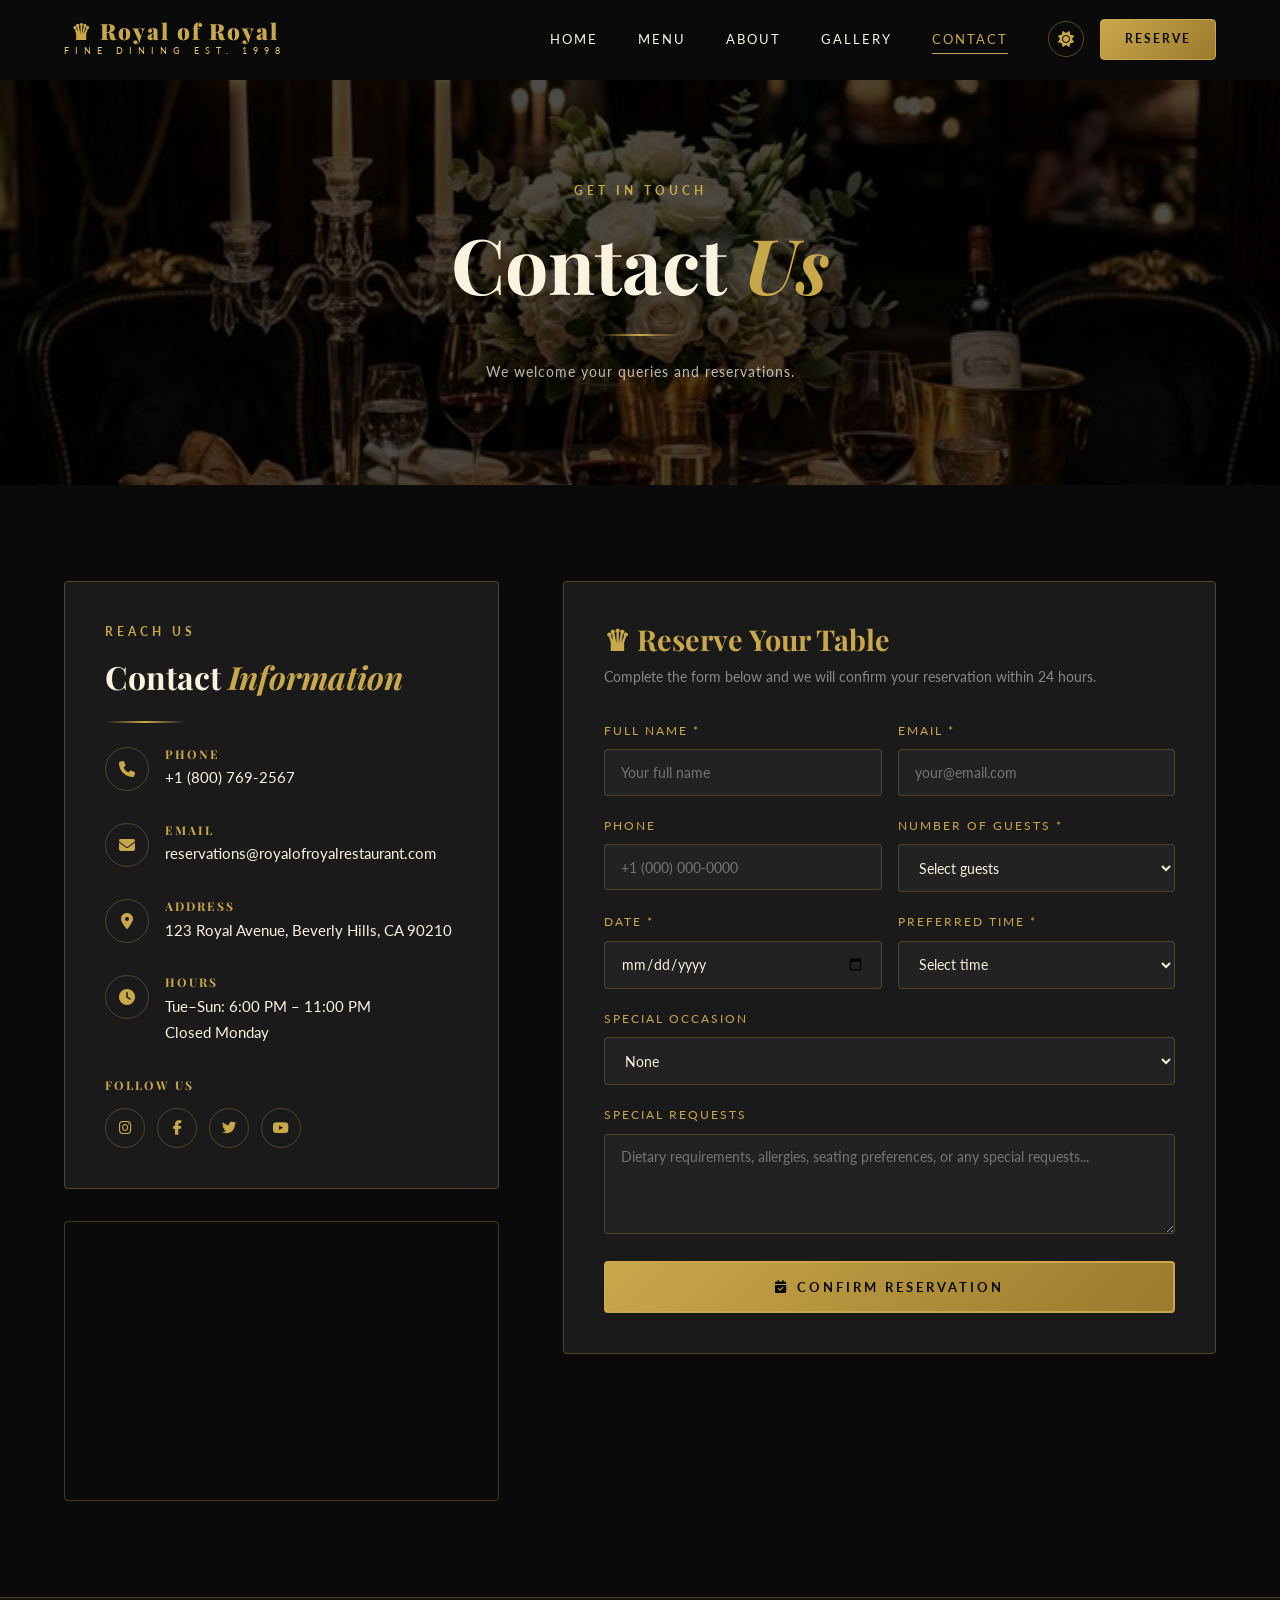
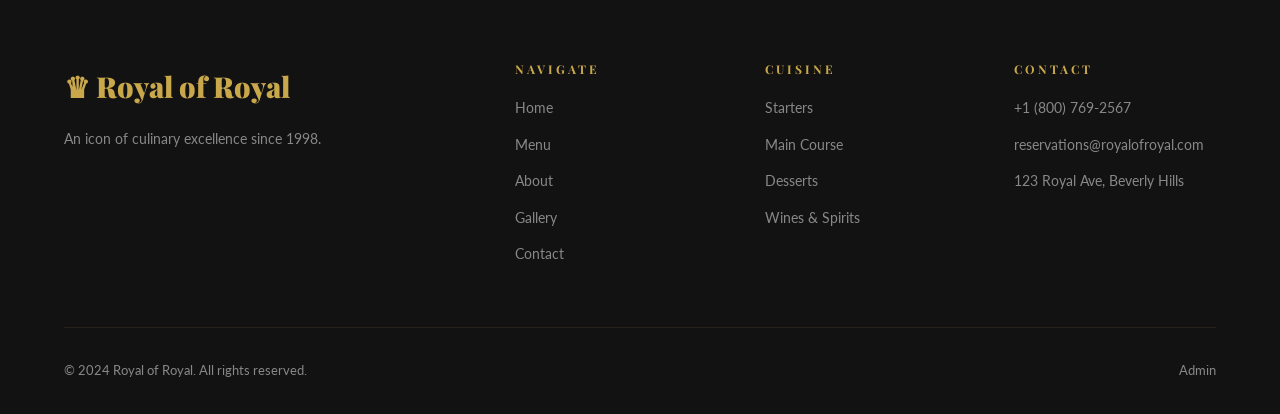
<file: contact.html>
<!DOCTYPE html>
<html lang="en">
<head>
<meta charset="UTF-8">
<meta name="viewport" content="width=device-width, initial-scale=1.0">
<title>Contact & Reservations | Royal of Royal – Luxury Fine Dining</title>
<meta name="description" content="Contact Royal of Royal or reserve your table at Beverly Hills' premier fine dining restaurant. We look forward to welcoming you.">
<link rel="stylesheet" href="styles/main.css">
<link rel="stylesheet" href="https://cdnjs.cloudflare.com/ajax/libs/font-awesome/6.5.0/css/all.min.css">
</head>
<body>

<nav class="navbar scrolled" id="navbar">
  <a href="index.html" class="nav-logo">
    <span class="logo-main">♛ Royal of Royal</span>
    <span class="logo-sub">Fine Dining Est. 1998</span>
  </a>
  <div class="nav-links">
    <a href="index.html">Home</a><a href="menu.html">Menu</a><a href="about.html">About</a>
    <a href="gallery.html">Gallery</a><a href="contact.html" class="active">Contact</a>
  </div>
  <div class="nav-controls">
    <button class="dark-mode-btn" aria-label="Toggle theme"><i class="fas fa-sun"></i></button>
    <a href="#reservation" class="btn-reserve-nav">Reserve</a>
  </div>
  <button class="hamburger" aria-label="Menu"><span></span><span></span><span></span></button>
</nav>
<div class="mobile-menu">
  <a href="index.html">Home</a><a href="menu.html">Menu</a><a href="about.html">About</a>
  <a href="gallery.html">Gallery</a><a href="contact.html">Contact</a>
  <a href="#reservation">Reserve a Table</a>
</div>

<div class="page-hero">
  <div class="page-hero-bg" style="background-image:url('images/gallery1.png')"></div>
  <div class="page-hero-content">
    <span class="section-label" style="text-align:center;display:block">Get in Touch</span>
    <h1 class="section-title">Contact <span>Us</span></h1>
    <div class="gold-divider centered"></div>
    <p style="color:rgba(255,255,255,.7);font-size:.9rem;letter-spacing:1px">We welcome your queries and reservations.</p>
  </div>
</div>

<!-- CONTACT -->
<section class="contact-section" style="padding:6rem 5%">
  <div class="container">
    <div class="contact-grid">
      <div>
        <div class="contact-info-card" data-animate>
          <span class="section-label">Reach Us</span>
          <h2 class="section-title" style="font-size:2rem">Contact <span>Information</span></h2>
          <div class="gold-divider"></div>
          <div class="contact-item">
            <div class="contact-icon"><i class="fas fa-phone"></i></div>
            <div>
              <h4>Phone</h4>
              <p id="contact-phone"><a href="tel:+18007692567" style="color:var(--cream)">+1 (800) 769-2567</a></p>
            </div>
          </div>
          <div class="contact-item">
            <div class="contact-icon"><i class="fas fa-envelope"></i></div>
            <div>
              <h4>Email</h4>
              <p id="contact-email"><a href="mailto:reservations@royalofroyalrestaurant.com" style="color:var(--cream)">reservations@royalofroyal.com</a></p>
            </div>
          </div>
          <div class="contact-item">
            <div class="contact-icon"><i class="fas fa-map-marker-alt"></i></div>
            <div>
              <h4>Address</h4>
              <p id="contact-address">123 Royal Avenue, Beverly Hills, CA 90210</p>
            </div>
          </div>
          <div class="contact-item">
            <div class="contact-icon"><i class="fas fa-clock"></i></div>
            <div>
              <h4>Hours</h4>
              <p>Tue–Sun: 6:00 PM – 11:00 PM<br>Closed Monday</p>
            </div>
          </div>
          <div style="margin-top:1rem">
            <h4 style="font-size:.75rem;letter-spacing:2px;text-transform:uppercase;color:var(--gold);margin-bottom:1rem">Follow Us</h4>
            <div class="social-links">
              <a href="#" class="social-link" aria-label="Instagram"><i class="fab fa-instagram"></i></a>
              <a href="#" class="social-link" aria-label="Facebook"><i class="fab fa-facebook-f"></i></a>
              <a href="#" class="social-link" aria-label="Twitter"><i class="fab fa-twitter"></i></a>
              <a href="#" class="social-link" aria-label="YouTube"><i class="fab fa-youtube"></i></a>
            </div>
          </div>
        </div>
        <div class="map-container" data-animate>
          <iframe
            src="https://www.google.com/maps/embed?pb=!1m18!1m12!1m3!1d3305.7152203583643!2d-118.4003563!3d34.0736208!2m3!1f0!2f0!3f0!3m2!1i1024!2i768!4f13.1!3m3!1m2!1s0x80c2bc04d6d147ab%3A0xd6c7c379fd081ed1!2sBeverly+Hills%2C+CA%2C+USA!5e0!3m2!1sen!2sus!4v1615999999999!5m2!1sen!2sus"
            allowfullscreen="" loading="lazy" referrerpolicy="no-referrer-when-downgrade"
            title="Royal of Royal Location"></iframe>
        </div>
      </div>

      <!-- RESERVATION FORM -->
      <div class="reservation-form" id="reservation" data-animate>
        <h2 class="form-title">♛ Reserve Your Table</h2>
        <p class="form-subtitle">Complete the form below and we will confirm your reservation within 24 hours.</p>
        <form id="reservation-form" novalidate>
          <div class="form-row">
            <div class="form-group">
              <label for="res-name">Full Name *</label>
              <input type="text" id="res-name" placeholder="Your full name" required autocomplete="name">
            </div>
            <div class="form-group">
              <label for="res-email">Email *</label>
              <input type="email" id="res-email" placeholder="your@email.com" required autocomplete="email">
            </div>
          </div>
          <div class="form-row">
            <div class="form-group">
              <label for="res-phone">Phone</label>
              <input type="tel" id="res-phone" placeholder="+1 (000) 000-0000" autocomplete="tel">
            </div>
            <div class="form-group">
              <label for="res-guests">Number of Guests *</label>
              <select id="res-guests" required>
                <option value="">Select guests</option>
                <option value="1">1 Guest</option>
                <option value="2">2 Guests</option>
                <option value="3">3 Guests</option>
                <option value="4">4 Guests</option>
                <option value="5">5 Guests</option>
                <option value="6">6 Guests</option>
                <option value="7-10">7–10 Guests</option>
                <option value="10+">10+ Guests (Private Dining)</option>
              </select>
            </div>
          </div>
          <div class="form-row">
            <div class="form-group">
              <label for="res-date">Date *</label>
              <input type="date" id="res-date" required>
            </div>
            <div class="form-group">
              <label for="res-time">Preferred Time *</label>
              <select id="res-time" required>
                <option value="">Select time</option>
                <option value="18:00">6:00 PM</option>
                <option value="18:30">6:30 PM</option>
                <option value="19:00">7:00 PM</option>
                <option value="19:30">7:30 PM</option>
                <option value="20:00">8:00 PM</option>
                <option value="20:30">8:30 PM</option>
                <option value="21:00">9:00 PM</option>
                <option value="21:30">9:30 PM</option>
              </select>
            </div>
          </div>
          <div class="form-group">
            <label for="res-occasion">Special Occasion</label>
            <select id="res-occasion">
              <option value="">None</option>
              <option value="birthday">Birthday</option>
              <option value="anniversary">Anniversary</option>
              <option value="proposal">Proposal</option>
              <option value="business">Business Dinner</option>
              <option value="other">Other</option>
            </select>
          </div>
          <div class="form-group">
            <label for="res-requests">Special Requests</label>
            <textarea id="res-requests" placeholder="Dietary requirements, allergies, seating preferences, or any special requests..."></textarea>
          </div>
          <button type="submit" class="btn-primary" style="width:100%;justify-content:center" id="submit-btn">
            <i class="fas fa-calendar-check"></i> Confirm Reservation
          </button>
        </form>
        <div class="form-success" id="form-success">
          <div class="check-icon">✅</div>
          <h3 style="font-size:1.5rem;margin-bottom:.5rem;color:var(--gold)">Reservation Confirmed!</h3>
          <p style="color:var(--gray)">Thank you for your reservation. We will contact you within 24 hours to confirm your table at Royal of Royal.</p>
          <div class="gold-divider centered" style="margin-top:1.5rem"></div>
          <p style="color:var(--gold);font-style:italic;font-size:1.1rem;margin-top:1rem">We look forward to welcoming you. ♛</p>
        </div>
      </div>
    </div>
  </div>
</section>

<footer>
  <div class="footer-grid">
    <div class="footer-brand"><span class="logo-main">♛ Royal of Royal</span><p>An icon of culinary excellence since 1998.</p></div>
    <div class="footer-col"><h4>Navigate</h4>
      <a href="index.html">Home</a><a href="menu.html">Menu</a><a href="about.html">About</a>
      <a href="gallery.html">Gallery</a><a href="contact.html">Contact</a>
    </div>
    <div class="footer-col"><h4>Cuisine</h4>
      <a href="menu.html">Starters</a><a href="menu.html">Main Course</a>
      <a href="menu.html">Desserts</a><a href="menu.html">Wines & Spirits</a>
    </div>
    <div class="footer-col"><h4>Contact</h4>
      <a href="tel:+18007692567">+1 (800) 769-2567</a>
      <a href="mailto:reservations@royalofroyal.com">reservations@royalofroyal.com</a>
      <a href="#">123 Royal Ave, Beverly Hills</a>
    </div>
  </div>
  <div class="footer-bottom">
    <p>&copy; 2024 Royal of Royal. All rights reserved.</p>
    <a href="admin/index.html" style="color:var(--gray);font-size:.8rem">Admin</a>
  </div>
</footer>

<script src="js/main.js"></script>
<script src="js/reservation.js"></script>
<script>
function initContactPage(data) {
  if (!data || !data.site) return;
  const s = data.site;
  const phoneEl = document.getElementById('contact-phone');
  const emailEl = document.getElementById('contact-email');
  const addrEl = document.getElementById('contact-address');
  if (phoneEl && s.phone) phoneEl.innerHTML = `<a href="tel:${s.phone.replace(/\D/g,'')}" style="color:var(--cream)">${s.phone}</a>`;
  if (emailEl && s.email) emailEl.innerHTML = `<a href="mailto:${s.email}" style="color:var(--cream)">${s.email}</a>`;
  if (addrEl && s.address) addrEl.textContent = s.address;
  // Set min date to today
  const dateInput = document.getElementById('res-date');
  if (dateInput) {
    const today = new Date(); today.setDate(today.getDate() + 1);
    dateInput.min = today.toISOString().split('T')[0];
  }
}
</script>
</body>
</html>
</file>
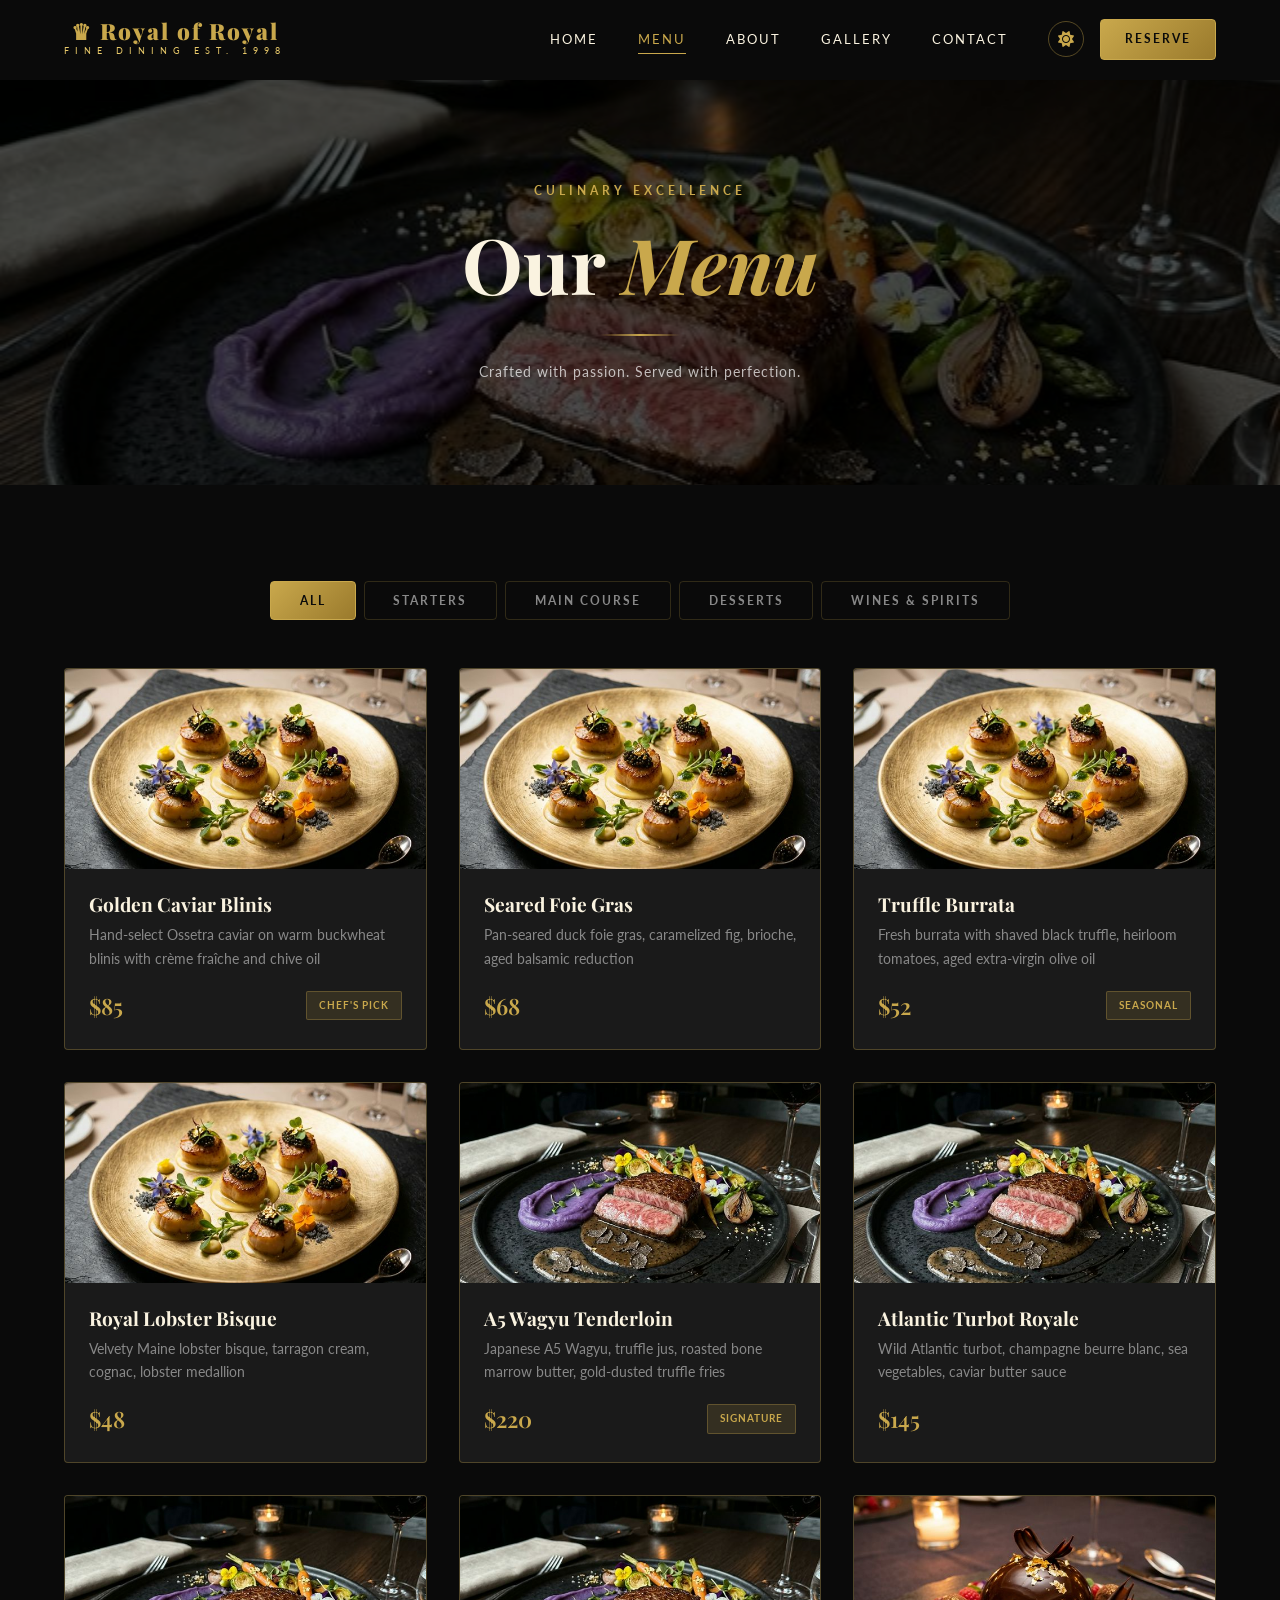
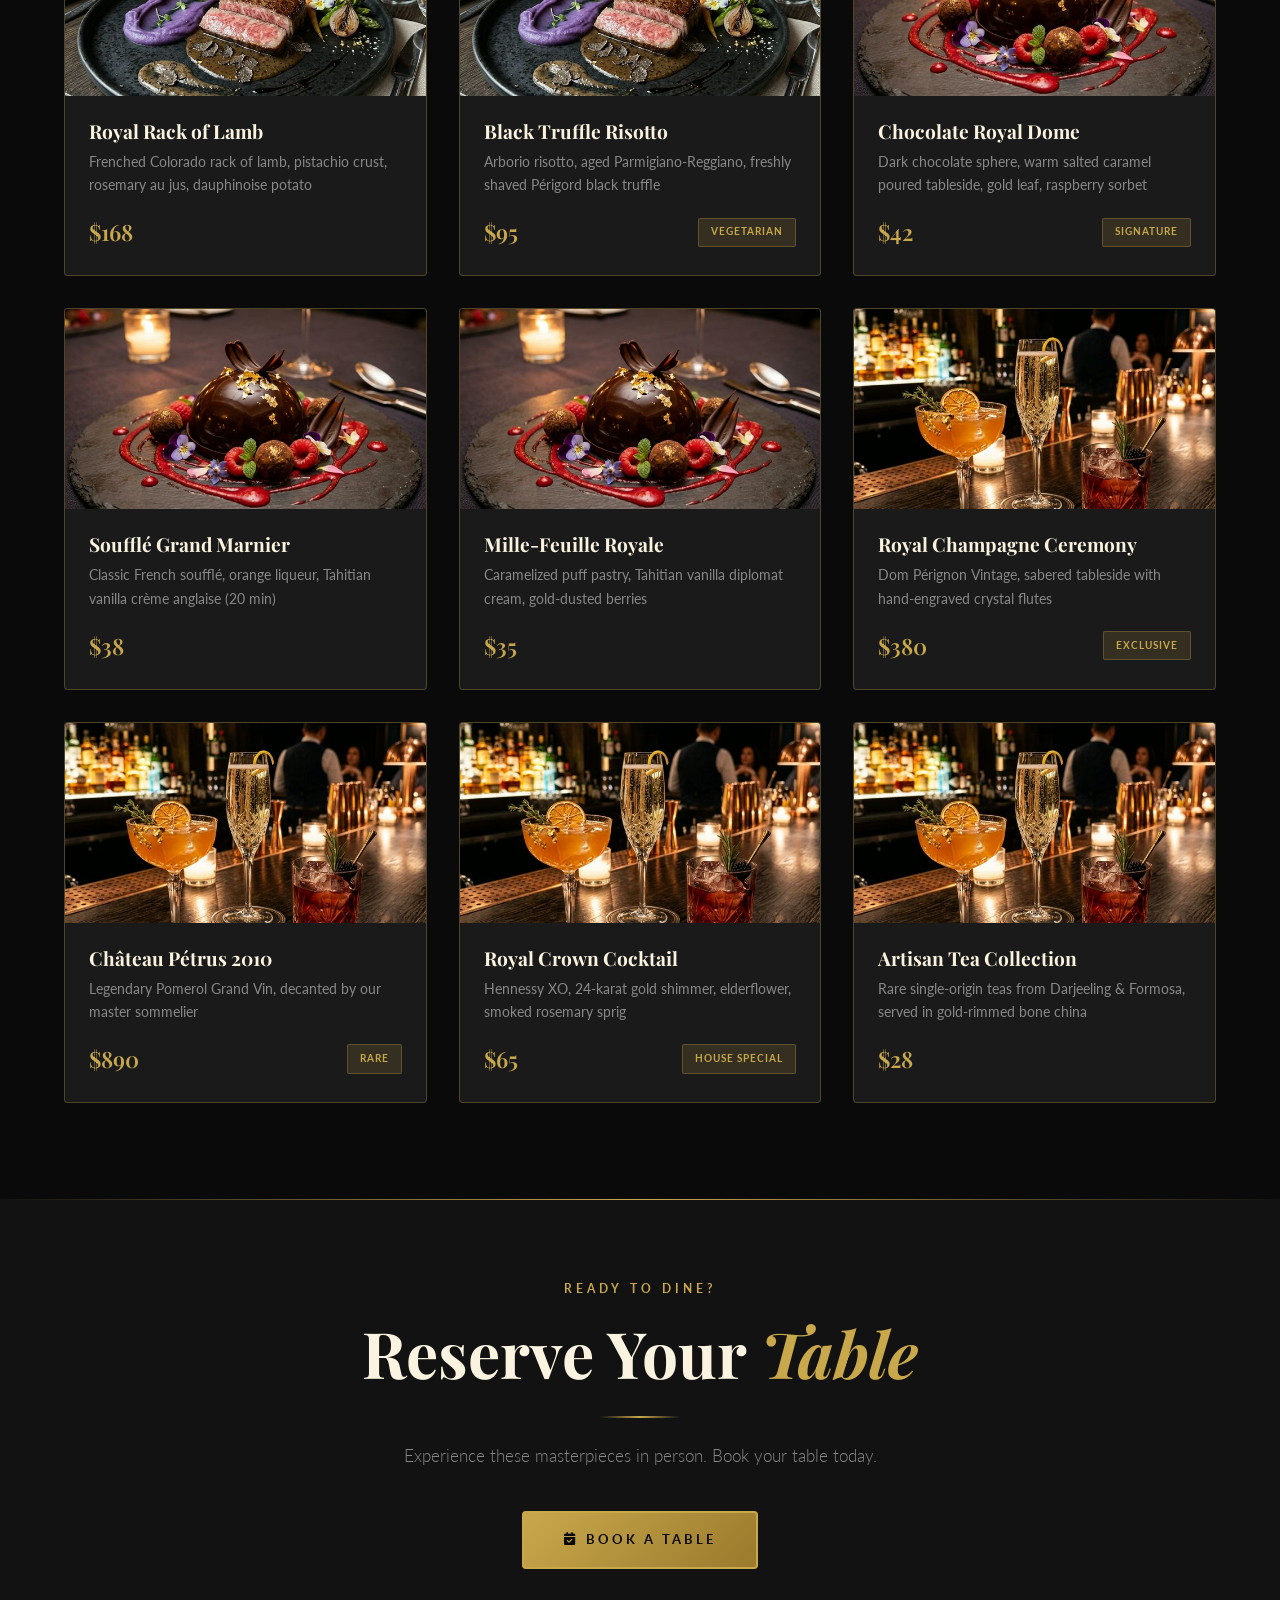
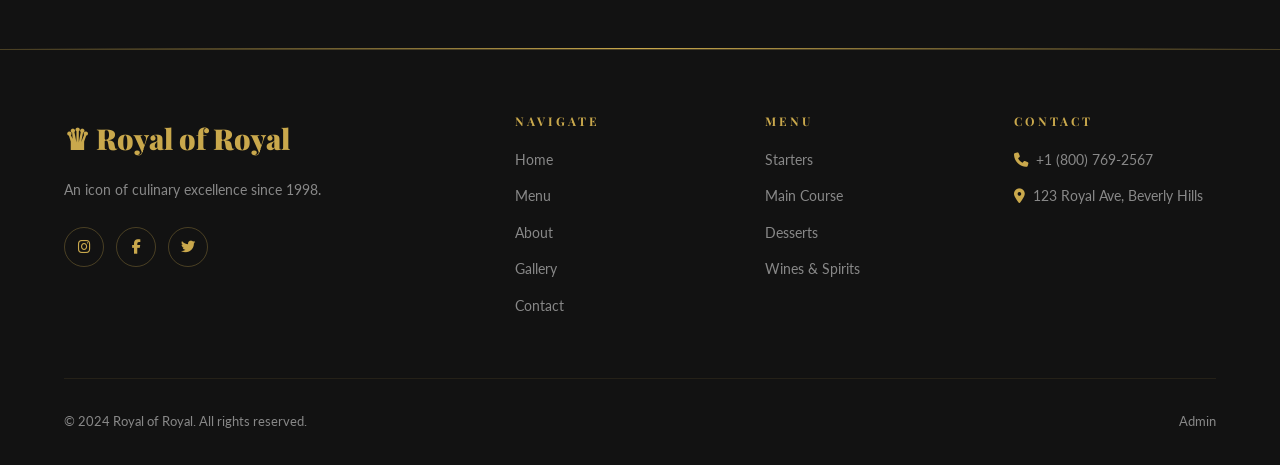
<file: menu.html>
<!DOCTYPE html>
<html lang="en">
<head>
<meta charset="UTF-8">
<meta name="viewport" content="width=device-width, initial-scale=1.0">
<title>Menu | Royal of Royal – Luxury Fine Dining</title>
<meta name="description" content="Explore the exquisite menu at Royal of Royal. Starters, Main Courses, Desserts, and Fine Wines curated by our Michelin-starred chefs.">
<link rel="stylesheet" href="styles/main.css">
<link rel="stylesheet" href="https://cdnjs.cloudflare.com/ajax/libs/font-awesome/6.5.0/css/all.min.css">
</head>
<body>

<!-- NAVBAR -->
<nav class="navbar scrolled" id="navbar">
  <a href="index.html" class="nav-logo">
    <span class="logo-main">♛ Royal of Royal</span>
    <span class="logo-sub">Fine Dining Est. 1998</span>
  </a>
  <div class="nav-links">
    <a href="index.html">Home</a>
    <a href="menu.html" class="active">Menu</a>
    <a href="about.html">About</a>
    <a href="gallery.html">Gallery</a>
    <a href="contact.html">Contact</a>
  </div>
  <div class="nav-controls">
    <button class="dark-mode-btn" aria-label="Toggle theme"><i class="fas fa-sun"></i></button>
    <a href="contact.html#reservation" class="btn-reserve-nav">Reserve</a>
  </div>
  <button class="hamburger" aria-label="Menu"><span></span><span></span><span></span></button>
</nav>
<div class="mobile-menu">
  <a href="index.html">Home</a><a href="menu.html">Menu</a><a href="about.html">About</a>
  <a href="gallery.html">Gallery</a><a href="contact.html">Contact</a>
  <a href="contact.html#reservation">Reserve a Table</a>
</div>

<!-- PAGE HERO -->
<div class="page-hero">
  <div class="page-hero-bg" style="background-image:url('images/main-course.png')"></div>
  <div class="page-hero-content">
    <span class="section-label" style="text-align:center;display:block">Culinary Excellence</span>
    <h1 class="section-title">Our <span>Menu</span></h1>
    <div class="gold-divider centered"></div>
    <p style="color:rgba(255,255,255,.7);font-size:.9rem;letter-spacing:1px">Crafted with passion. Served with perfection.</p>
  </div>
</div>

<!-- MENU SECTION -->
<section class="menu-section" id="menu-content">
  <div class="container">
    <div class="menu-filter-tabs" id="filter-tabs">
      <button class="filter-tab active" data-filter="all">All</button>
      <button class="filter-tab" data-filter="starters">Starters</button>
      <button class="filter-tab" data-filter="main">Main Course</button>
      <button class="filter-tab" data-filter="desserts">Desserts</button>
      <button class="filter-tab" data-filter="drinks">Wines & Spirits</button>
    </div>
    <div class="menu-grid" id="menu-grid">
      <!-- Populated by JS -->
      <div style="grid-column:1/-1;text-align:center;padding:3rem;color:var(--gray)">
        <i class="fas fa-spinner fa-spin" style="font-size:2rem;color:var(--gold)"></i>
        <p style="margin-top:1rem">Loading menu...</p>
      </div>
    </div>
  </div>
</section>

<!-- CTA -->
<section class="cta-section">
  <span class="section-label" style="text-align:center;display:block">Ready to Dine?</span>
  <h2 class="section-title" data-animate>Reserve Your <span>Table</span></h2>
  <div class="gold-divider centered"></div>
  <p class="section-subtitle" style="margin:0 auto 2.5rem;text-align:center">Experience these masterpieces in person. Book your table today.</p>
  <div style="display:flex;gap:1rem;justify-content:center;flex-wrap:wrap" data-animate>
    <a href="contact.html#reservation" class="btn-primary"><i class="fas fa-calendar-check"></i> Book a Table</a>
  </div>
</section>

<!-- FOOTER -->
<footer>
  <div class="footer-grid">
    <div class="footer-brand">
      <span class="logo-main">♛ Royal of Royal</span>
      <p>An icon of culinary excellence since 1998.</p>
      <div class="social-links" style="margin-top:1.5rem">
        <a href="#" class="social-link"><i class="fab fa-instagram"></i></a>
        <a href="#" class="social-link"><i class="fab fa-facebook-f"></i></a>
        <a href="#" class="social-link"><i class="fab fa-twitter"></i></a>
      </div>
    </div>
    <div class="footer-col"><h4>Navigate</h4>
      <a href="index.html">Home</a><a href="menu.html">Menu</a>
      <a href="about.html">About</a><a href="gallery.html">Gallery</a><a href="contact.html">Contact</a>
    </div>
    <div class="footer-col"><h4>Menu</h4>
      <a href="#" onclick="filterMenu('starters')">Starters</a>
      <a href="#" onclick="filterMenu('main')">Main Course</a>
      <a href="#" onclick="filterMenu('desserts')">Desserts</a>
      <a href="#" onclick="filterMenu('drinks')">Wines & Spirits</a>
    </div>
    <div class="footer-col"><h4>Contact</h4>
      <a href="tel:+18007692567"><i class="fas fa-phone" style="margin-right:.5rem;color:var(--gold)"></i>+1 (800) 769-2567</a>
      <a href="contact.html"><i class="fas fa-map-marker-alt" style="margin-right:.5rem;color:var(--gold)"></i>123 Royal Ave, Beverly Hills</a>
    </div>
  </div>
  <div class="footer-bottom">
    <p>&copy; 2024 Royal of Royal. All rights reserved.</p>
    <a href="admin/index.html" style="color:var(--gray);font-size:.8rem">Admin</a>
  </div>
</footer>

<script src="js/main.js"></script>
<script src="js/menu.js"></script>
</body>
</html>
</file>
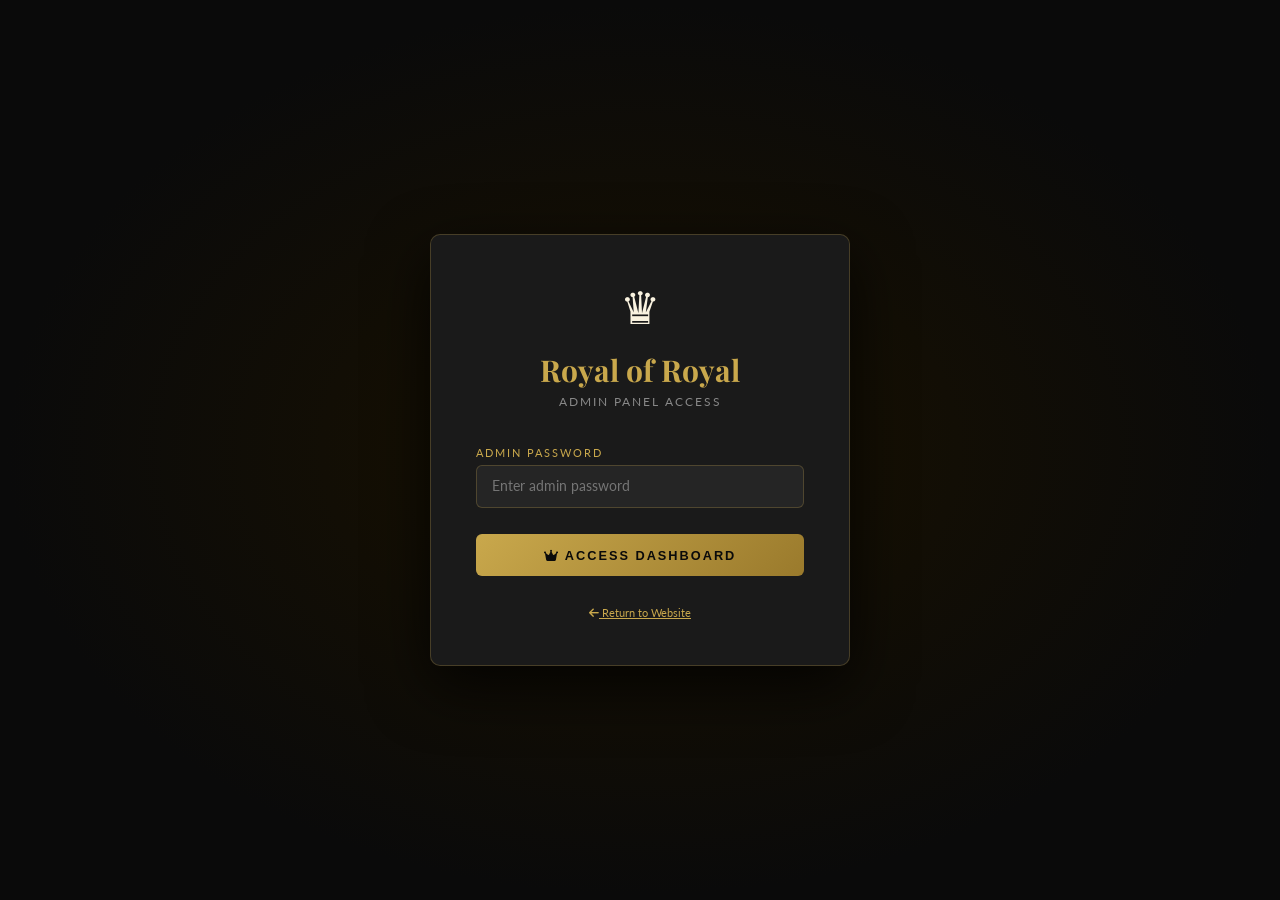
<file: admin/dashboard.html>
<!DOCTYPE html>
<html lang="en">
<head>
<meta charset="UTF-8">
<meta name="viewport" content="width=device-width, initial-scale=1.0">
<title>Admin Dashboard | Royal of Royal</title>
<meta name="robots" content="noindex,nofollow">
<link rel="stylesheet" href="../styles/admin.css">
<link rel="stylesheet" href="https://cdnjs.cloudflare.com/ajax/libs/font-awesome/6.5.0/css/all.min.css">
</head>
<body>

<div class="admin-layout">
  <!-- SIDEBAR -->
  <aside class="sidebar" id="sidebar">
    <div class="sidebar-brand">
      <span class="logo">♛ Royal of Royal</span>
      <small>Admin Dashboard</small>
    </div>
    <nav class="sidebar-nav">
      <div class="sidebar-section">Overview</div>
      <div class="sidebar-link active" data-page="overview">
        <i class="fas fa-chart-line"></i> Dashboard
      </div>
      <div class="sidebar-section">Content</div>
      <div class="sidebar-link" data-page="menu">
        <i class="fas fa-utensils"></i> Menu Items
      </div>
      <div class="sidebar-link" data-page="gallery">
        <i class="fas fa-images"></i> Gallery
      </div>
      <div class="sidebar-link" data-page="content">
        <i class="fas fa-edit"></i> Site Content
      </div>
      <div class="sidebar-section">Operations</div>
      <div class="sidebar-link" data-page="reservations">
        <i class="fas fa-calendar-check"></i> Reservations
      </div>
      <div class="sidebar-link" data-page="security">
        <i class="fas fa-lock"></i> Security
      </div>
    </nav>
    <div class="sidebar-footer">
      <a href="../index.html" style="display:flex;align-items:center;gap:.75rem;padding:.75rem 1rem;color:var(--gray);font-size:.85rem;margin-bottom:.75rem;text-decoration:none;transition:.3s" onmouseover="this.style.color='var(--gold)'" onmouseout="this.style.color='var(--gray)'">
        <i class="fas fa-external-link-alt"></i> View Website
      </a>
      <button class="logout-btn" id="logout-btn">
        <i class="fas fa-sign-out-alt"></i> Logout
      </button>
    </div>
  </aside>

  <!-- MAIN CONTENT -->
  <div class="main-content">
    <div class="topbar">
      <h1 id="page-title">Dashboard</h1>
      <div class="topbar-actions">
        <span class="topbar-badge"><i class="fas fa-crown"></i> Admin</span>
        <span class="topbar-badge" id="topbar-time"></span>
      </div>
    </div>

    <!-- OVERVIEW PAGE -->
    <div class="admin-page active" id="page-overview">
      <div class="stats-grid">
        <div class="stat-card">
          <span class="stat-number" id="stat-menu">0</span>
          <span class="stat-label">Menu Items</span>
        </div>
        <div class="stat-card">
          <span class="stat-number" id="stat-gallery">0</span>
          <span class="stat-label">Gallery Images</span>
        </div>
        <div class="stat-card">
          <span class="stat-number" id="stat-reservations">0</span>
          <span class="stat-label">Reservations</span>
        </div>
        <div class="stat-card">
          <span class="stat-number" id="stat-pending">0</span>
          <span class="stat-label">Pending</span>
        </div>
      </div>
      <div class="admin-card">
        <div class="admin-card-header">
          <h3><i class="fas fa-clock" style="margin-right:.5rem"></i>Recent Reservations</h3>
          <button class="btn-admin btn-outline" onclick="navigateTo('reservations')">View All</button>
        </div>
        <div class="admin-card-body" id="recent-reservations">
          <div class="empty-state"><i class="fas fa-calendar" style="display:block"></i>No reservations yet.</div>
        </div>
      </div>
    </div>

    <!-- MENU PAGE -->
    <div class="admin-page" id="page-menu">
      <div style="display:flex;justify-content:space-between;align-items:center;margin-bottom:1.5rem">
        <h2 style="font-family:'Playfair Display',serif;color:var(--gold)">Menu Items</h2>
        <button class="btn-admin btn-gold" onclick="openMenuModal()">
          <i class="fas fa-plus"></i> Add Item
        </button>
      </div>
      <div class="admin-card">
        <div class="admin-card-body" style="padding:0;overflow-x:auto">
          <table class="admin-table" id="menu-table">
            <thead><tr>
              <th>Image</th><th>Name</th><th>Category</th><th>Price</th><th>Badge</th><th>Actions</th>
            </tr></thead>
            <tbody id="menu-tbody"></tbody>
          </table>
        </div>
      </div>
    </div>

    <!-- GALLERY PAGE -->
    <div class="admin-page" id="page-gallery">
      <div style="display:flex;justify-content:space-between;align-items:center;margin-bottom:1.5rem">
        <h2 style="font-family:'Playfair Display',serif;color:var(--gold)">Gallery</h2>
        <button class="btn-admin btn-gold" onclick="openGalleryModal()">
          <i class="fas fa-plus"></i> Add Image
        </button>
      </div>
      <div class="admin-card">
        <div class="admin-card-body">
          <div id="gallery-admin-grid" style="display:grid;grid-template-columns:repeat(auto-fill,minmax(220px,1fr));gap:1rem"></div>
        </div>
      </div>
    </div>

    <!-- CONTENT PAGE -->
    <div class="admin-page" id="page-content">
      <h2 style="font-family:'Playfair Display',serif;color:var(--gold);margin-bottom:1.5rem">Site Content</h2>
      <div class="admin-card">
        <div class="admin-card-header"><h3>Restaurant Information</h3></div>
        <div class="admin-card-body">
          <form class="admin-form" id="content-form">
            <div class="form-2col">
              <div class="form-group">
                <label>Restaurant Name</label>
                <input type="text" id="cf-name">
              </div>
              <div class="form-group">
                <label>Tagline</label>
                <input type="text" id="cf-tagline">
              </div>
            </div>
            <div class="form-group">
              <label>Sub-Tagline</label>
              <input type="text" id="cf-subtagline">
            </div>
            <div class="form-2col">
              <div class="form-group">
                <label>Phone</label>
                <input type="text" id="cf-phone">
              </div>
              <div class="form-group">
                <label>Email</label>
                <input type="email" id="cf-email">
              </div>
            </div>
            <div class="form-group">
              <label>Address</label>
              <input type="text" id="cf-address">
            </div>
            <div class="form-group">
              <label>About Us Text</label>
              <textarea id="cf-about" rows="4"></textarea>
            </div>
            <div class="form-group">
              <label>Restaurant Story</label>
              <textarea id="cf-story" rows="4"></textarea>
            </div>
            <button type="submit" class="btn-admin btn-gold">
              <i class="fas fa-save"></i> Save Changes
            </button>
          </form>
        </div>
      </div>
    </div>

    <!-- RESERVATIONS PAGE -->
    <div class="admin-page" id="page-reservations">
      <div style="display:flex;justify-content:space-between;align-items:center;margin-bottom:1.5rem">
        <h2 style="font-family:'Playfair Display',serif;color:var(--gold)">Reservations</h2>
        <button class="btn-admin btn-danger" onclick="clearReservations()">
          <i class="fas fa-trash"></i> Clear All
        </button>
      </div>
      <div class="admin-card">
        <div class="admin-card-body" style="padding:0;overflow-x:auto">
          <table class="admin-table">
            <thead><tr>
              <th>Name</th><th>Email</th><th>Date</th><th>Time</th><th>Guests</th><th>Occasion</th><th>Action</th>
            </tr></thead>
            <tbody id="reservations-tbody"></tbody>
          </table>
        </div>
      </div>
    </div>

    <!-- SECURITY PAGE -->
    <div class="admin-page" id="page-security">
      <h2 style="font-family:'Playfair Display',serif;color:var(--gold);margin-bottom:1.5rem">Security Settings</h2>
      <div class="admin-card" style="max-width:450px">
        <div class="admin-card-header"><h3>Change Admin Password</h3></div>
        <div class="admin-card-body">
          <form class="admin-form" id="change-pass-form">
            <div class="form-group">
              <label>Current Password</label>
              <input type="password" id="curr-pass" placeholder="Current password">
            </div>
            <div class="form-group">
              <label>New Password</label>
              <input type="password" id="new-pass" placeholder="New password (min 6 chars)">
            </div>
            <div class="form-group">
              <label>Confirm New Password</label>
              <input type="password" id="confirm-pass" placeholder="Confirm new password">
            </div>
            <button type="submit" class="btn-admin btn-gold">
              <i class="fas fa-key"></i> Update Password
            </button>
          </form>
        </div>
      </div>
    </div>
  </div>
</div>

<!-- MENU MODAL -->
<div class="modal-overlay" id="menu-modal">
  <div class="modal">
    <div class="modal-header">
      <h3 id="menu-modal-title">Add Menu Item</h3>
      <button class="modal-close" onclick="closeMenuModal()">&times;</button>
    </div>
    <div class="modal-body">
      <form class="admin-form" id="menu-item-form">
        <input type="hidden" id="menu-item-id">
        <div class="form-group">
          <label>Item Name *</label>
          <input type="text" id="mi-name" placeholder="e.g. Golden Caviar Blinis" required>
        </div>
        <div class="form-2col">
          <div class="form-group">
            <label>Category *</label>
            <select id="mi-category" required>
              <option value="">Select</option>
              <option value="starters">Starters</option>
              <option value="main">Main Course</option>
              <option value="desserts">Desserts</option>
              <option value="drinks">Drinks</option>
            </select>
          </div>
          <div class="form-group">
            <label>Price *</label>
            <input type="text" id="mi-price" placeholder="e.g. $85" required>
          </div>
        </div>
        <div class="form-group">
          <label>Description</label>
          <textarea id="mi-desc" placeholder="Describe the dish..."></textarea>
        </div>
        <div class="form-group">
          <label>Image URL or Path</label>
          <input type="text" id="mi-image" placeholder="../images/starters.png">
        </div>
        <div class="form-group">
          <label>Badge (optional)</label>
          <input type="text" id="mi-badge" placeholder="e.g. Chef's Pick, Seasonal">
        </div>
      </form>
    </div>
    <div class="modal-footer">
      <button class="btn-admin btn-outline" onclick="closeMenuModal()">Cancel</button>
      <button class="btn-admin btn-gold" onclick="saveMenuItem()">
        <i class="fas fa-save"></i> Save Item
      </button>
    </div>
  </div>
</div>

<!-- GALLERY MODAL -->
<div class="modal-overlay" id="gallery-modal">
  <div class="modal">
    <div class="modal-header">
      <h3>Add Gallery Image</h3>
      <button class="modal-close" onclick="closeGalleryModal()">&times;</button>
    </div>
    <div class="modal-body">
      <form class="admin-form" id="gallery-item-form">
        <div class="form-group">
          <label>Image URL or Path *</label>
          <input type="text" id="gi-src" placeholder="../images/hero.png" required>
        </div>
        <div class="form-group">
          <label>Caption</label>
          <input type="text" id="gi-caption" placeholder="e.g. The Royal Dining Hall">
        </div>
      </form>
    </div>
    <div class="modal-footer">
      <button class="btn-admin btn-outline" onclick="closeGalleryModal()">Cancel</button>
      <button class="btn-admin btn-gold" onclick="saveGalleryItem()">
        <i class="fas fa-plus"></i> Add Image
      </button>
    </div>
  </div>
</div>

<script src="../js/admin.js"></script>
</body>
</html>
</file>
<file: styles/main.css>
/* ===== ROYAL OF ROYAL - GLOBAL STYLES ===== */
@import url('https://fonts.googleapis.com/css2?family=Playfair+Display:ital,wght@0,400;0,600;0,700;0,900;1,400;1,700&family=Lato:wght@300;400;700&family=Cormorant+Garamond:ital,wght@0,300;0,400;1,400&display=swap');

:root {
  --gold: #C9A84C;
  --gold-light: #E8C96A;
  --gold-pale: #F5E6B8;
  --gold-dark: #9A7A2C;
  --dark: #0A0A0A;
  --dark-2: #121212;
  --dark-3: #1A1A1A;
  --dark-4: #242424;
  --dark-red: #8B0000;
  --dark-red-light: #A50000;
  --cream: #FAF3E0;
  --cream-dark: #EDE0C4;
  --white: #FFFFFF;
  --gray: #888888;
  --gray-light: #CCCCCC;
  --nav-height: 80px;
  --transition: all 0.4s cubic-bezier(0.25,0.46,0.45,0.94);
  --shadow-gold: 0 4px 30px rgba(201,168,76,0.25);
  --shadow-dark: 0 8px 40px rgba(0,0,0,0.6);
  --border-gold: 1px solid rgba(201,168,76,0.3);
  --radius: 4px;
}

*,*::before,*::after{box-sizing:border-box;margin:0;padding:0}
html{scroll-behavior:smooth;font-size:16px}
body{font-family:'Lato',sans-serif;background-color:var(--dark);color:var(--cream);overflow-x:hidden;line-height:1.7}
img{max-width:100%;height:auto;display:block}
a{text-decoration:none;color:inherit}
ul{list-style:none}
button{cursor:pointer;border:none;background:none;font-family:inherit}

::-webkit-scrollbar{width:6px}
::-webkit-scrollbar-track{background:var(--dark-2)}
::-webkit-scrollbar-thumb{background:var(--gold);border-radius:3px}

h1,h2,h3,h4{font-family:'Playfair Display',serif;line-height:1.2}
.section-label{font-family:'Lato',sans-serif;font-size:.75rem;font-weight:700;letter-spacing:4px;text-transform:uppercase;color:var(--gold);display:block;margin-bottom:1rem}
.section-title{font-size:clamp(2rem,4vw,3.5rem);font-weight:700;color:var(--cream);margin-bottom:1.5rem}
.section-title span{color:var(--gold);font-style:italic}
.section-subtitle{font-size:1.05rem;color:var(--gray);max-width:600px;font-weight:300}
.gold-divider{width:80px;height:2px;background:linear-gradient(90deg,transparent,var(--gold),transparent);margin:1.5rem 0}
.gold-divider.centered{margin:1.5rem auto}

/* NAV */
.navbar{position:fixed;top:0;left:0;right:0;z-index:1000;height:var(--nav-height);display:flex;align-items:center;padding:0 5%;transition:var(--transition);border-bottom:1px solid transparent}
.navbar.scrolled{background:rgba(10,10,10,.95);backdrop-filter:blur(20px);border-bottom-color:rgba(201,168,76,.2);box-shadow:0 2px 30px rgba(0,0,0,.5)}
.nav-logo{display:flex;flex-direction:column;align-items:center;margin-right:auto;cursor:pointer}
.nav-logo .logo-main{font-family:'Playfair Display',serif;font-size:1.4rem;font-weight:900;color:var(--gold);letter-spacing:2px;line-height:1}
.nav-logo .logo-sub{font-size:.55rem;letter-spacing:6px;color:var(--gold-light);text-transform:uppercase;margin-top:2px}
.nav-links{display:flex;align-items:center;gap:2.5rem}
.nav-links a{font-size:.8rem;letter-spacing:2px;text-transform:uppercase;color:var(--cream);font-weight:400;position:relative;transition:color .3s}
.nav-links a::after{content:'';position:absolute;bottom:-4px;left:0;width:0;height:1px;background:var(--gold);transition:width .3s ease}
.nav-links a:hover,.nav-links a.active{color:var(--gold)}
.nav-links a:hover::after,.nav-links a.active::after{width:100%}
.nav-controls{display:flex;align-items:center;gap:1rem;margin-left:2.5rem}
.btn-reserve-nav{padding:.6rem 1.5rem;background:linear-gradient(135deg,var(--gold),var(--gold-dark));color:var(--dark);font-size:.75rem;font-weight:700;letter-spacing:2px;text-transform:uppercase;border-radius:var(--radius);transition:var(--transition);border:1px solid var(--gold)}
.btn-reserve-nav:hover{background:transparent;color:var(--gold);box-shadow:0 0 20px rgba(201,168,76,.4)}
.dark-mode-btn{width:36px;height:36px;border-radius:50%;display:flex;align-items:center;justify-content:center;border:1px solid rgba(201,168,76,.4);color:var(--gold);font-size:1rem;transition:var(--transition)}
.dark-mode-btn:hover{background:rgba(201,168,76,.1)}
.hamburger{display:none;flex-direction:column;gap:5px;cursor:pointer;padding:5px}
.hamburger span{display:block;width:24px;height:2px;background:var(--gold);transition:var(--transition)}
.hamburger.active span:nth-child(1){transform:translateY(7px) rotate(45deg)}
.hamburger.active span:nth-child(2){opacity:0}
.hamburger.active span:nth-child(3){transform:translateY(-7px) rotate(-45deg)}
.mobile-menu{display:none;position:fixed;top:var(--nav-height);left:0;right:0;background:rgba(10,10,10,.98);backdrop-filter:blur(20px);border-top:1px solid rgba(201,168,76,.2);padding:2rem 5%;flex-direction:column;gap:1.5rem;z-index:999;transition:var(--transition)}
.mobile-menu.open{display:flex}
.mobile-menu a{font-size:1rem;letter-spacing:2px;text-transform:uppercase;color:var(--cream);padding-bottom:1rem;border-bottom:1px solid rgba(201,168,76,.15);transition:color .3s}
.mobile-menu a:hover{color:var(--gold)}

/* BUTTONS */
.btn-primary{display:inline-flex;align-items:center;gap:.5rem;padding:1rem 2.5rem;background:linear-gradient(135deg,var(--gold),var(--gold-dark));color:var(--dark);font-family:'Lato',sans-serif;font-size:.8rem;font-weight:700;letter-spacing:3px;text-transform:uppercase;border-radius:var(--radius);transition:var(--transition);border:2px solid var(--gold);position:relative;overflow:hidden}
.btn-primary::before{content:'';position:absolute;top:0;left:-100%;width:100%;height:100%;background:linear-gradient(90deg,transparent,rgba(255,255,255,.15),transparent);transition:left .5s ease}
.btn-primary:hover::before{left:100%}
.btn-primary:hover{transform:translateY(-2px);box-shadow:0 10px 30px rgba(201,168,76,.4)}
.btn-secondary{display:inline-flex;align-items:center;gap:.5rem;padding:1rem 2.5rem;background:transparent;color:var(--gold);font-family:'Lato',sans-serif;font-size:.8rem;font-weight:700;letter-spacing:3px;text-transform:uppercase;border-radius:var(--radius);transition:var(--transition);border:2px solid var(--gold)}
.btn-secondary:hover{background:rgba(201,168,76,.1);transform:translateY(-2px);box-shadow:0 10px 30px rgba(201,168,76,.2)}

/* HERO */
.hero{position:relative;height:100vh;min-height:700px;display:flex;align-items:center;justify-content:center;text-align:center;overflow:hidden}
.hero-bg{position:absolute;inset:0;background-size:cover;background-position:center;transition:transform .1s linear}
.hero-overlay{position:absolute;inset:0;background:linear-gradient(180deg,rgba(0,0,0,.3) 0%,rgba(0,0,0,.6) 50%,rgba(0,0,0,.85) 100%)}
.hero-content{position:relative;z-index:2;max-width:900px;padding:0 5%}
.hero-crown{font-size:3rem;margin-bottom:1rem;animation:float 3s ease-in-out infinite}
@keyframes float{0%,100%{transform:translateY(0)}50%{transform:translateY(-10px)}}
.hero-label{display:inline-block;font-size:.7rem;letter-spacing:6px;text-transform:uppercase;color:var(--gold);margin-bottom:1.5rem;padding:.4rem 1.5rem;border:1px solid rgba(201,168,76,.4);background:rgba(201,168,76,.08)}
.hero-title{font-size:clamp(3rem,8vw,7rem);font-weight:900;color:var(--white);line-height:1.05;margin-bottom:.5rem;text-shadow:0 4px 30px rgba(0,0,0,.5)}
.hero-title .of{font-style:italic;color:var(--gold)}
.hero-tagline{font-family:'Cormorant Garamond',serif;font-size:clamp(1.2rem,2.5vw,1.8rem);color:var(--cream-dark);font-style:italic;margin-bottom:.75rem;font-weight:300}
.hero-sub{font-size:.9rem;color:rgba(255,255,255,.6);margin-bottom:2.5rem;letter-spacing:1px}
.hero-buttons{display:flex;gap:1rem;justify-content:center;flex-wrap:wrap}
.hero-scroll{position:absolute;bottom:2rem;left:50%;transform:translateX(-50%);display:flex;flex-direction:column;align-items:center;gap:.5rem;color:rgba(255,255,255,.5);font-size:.65rem;letter-spacing:3px;text-transform:uppercase;z-index:2}
.scroll-line{width:1px;height:50px;background:linear-gradient(180deg,var(--gold),transparent);animation:scrollPulse 2s ease-in-out infinite}
@keyframes scrollPulse{0%,100%{opacity:.4}50%{opacity:1}}

/* SECTIONS */
section{padding:6rem 5%}
.section-header{text-align:center;margin-bottom:4rem}
.section-header .section-subtitle{margin:0 auto}
.container{max-width:1200px;margin:0 auto}

/* MENU PREVIEW */
.featured-menu{background:var(--dark-2)}
.menu-preview-grid{display:grid;grid-template-columns:repeat(auto-fit,minmax(260px,1fr));gap:2rem}
.menu-preview-card{background:var(--dark-3);border:var(--border-gold);border-radius:var(--radius);overflow:hidden;transition:var(--transition);position:relative}
.menu-preview-card:hover{transform:translateY(-8px);box-shadow:var(--shadow-gold);border-color:var(--gold)}
.menu-preview-img{width:100%;height:220px;object-fit:cover;transition:transform .6s ease}
.menu-preview-card:hover .menu-preview-img{transform:scale(1.05)}
.menu-card-badge{position:absolute;top:1rem;right:1rem;background:var(--gold);color:var(--dark);font-size:.65rem;font-weight:700;letter-spacing:1px;text-transform:uppercase;padding:.3rem .75rem;border-radius:2px}
.menu-preview-content{padding:1.5rem}
.menu-preview-content h3{font-size:1.3rem;color:var(--cream);margin-bottom:.5rem}
.menu-preview-content p{font-size:.85rem;color:var(--gray);margin-bottom:1rem;line-height:1.6}
.menu-preview-footer{display:flex;justify-content:space-between;align-items:center}
.menu-preview-price{font-family:'Playfair Display',serif;font-size:1.3rem;color:var(--gold);font-weight:600}

/* EXPERIENCE */
.experience-section{background:linear-gradient(135deg,var(--dark-red) 0%,rgba(139,0,0,.8) 40%,var(--dark) 100%);position:relative;overflow:hidden}
.experience-section::before{content:'♛';position:absolute;font-size:30rem;color:rgba(255,255,255,.02);top:50%;left:50%;transform:translate(-50%,-50%);pointer-events:none}
.experience-grid{display:grid;grid-template-columns:repeat(auto-fit,minmax(200px,1fr));gap:3rem;text-align:center}
.experience-item .number{font-family:'Playfair Display',serif;font-size:4rem;color:var(--gold);font-weight:900;line-height:1;display:block}
.experience-item .label{font-size:.8rem;letter-spacing:3px;text-transform:uppercase;color:rgba(255,255,255,.7);margin-top:.5rem;display:block}

/* TESTIMONIALS */
.testimonials{background:var(--dark-3)}
.testimonials-slider{position:relative;max-width:800px;margin:0 auto;overflow:hidden}
.testimonials-track{display:flex;transition:transform .6s cubic-bezier(.25,.46,.45,.94)}
.testimonial-slide{min-width:100%;text-align:center;padding:2rem}
.testimonial-stars{color:var(--gold);font-size:1.2rem;letter-spacing:3px;margin-bottom:1.5rem}
.testimonial-text{font-family:'Cormorant Garamond',serif;font-size:clamp(1.3rem,2.5vw,1.8rem);font-style:italic;color:var(--cream);line-height:1.5;margin-bottom:2rem}
.testimonial-author strong{display:block;font-family:'Playfair Display',serif;font-size:1.1rem;color:var(--gold);margin-bottom:.25rem}
.testimonial-author span{font-size:.8rem;color:var(--gray);letter-spacing:2px}
.testimonial-controls{display:flex;justify-content:center;gap:.5rem;margin-top:2rem}
.testimonial-dot{width:8px;height:8px;border-radius:50%;background:rgba(201,168,76,.3);cursor:pointer;transition:var(--transition)}
.testimonial-dot.active{background:var(--gold);transform:scale(1.3)}

/* CTA */
.cta-section{text-align:center;background:var(--dark-2);padding:5rem 5%;position:relative;overflow:hidden}
.cta-section::before{content:'';position:absolute;top:0;left:0;right:0;height:1px;background:linear-gradient(90deg,transparent,var(--gold),transparent)}
.cta-section::after{content:'';position:absolute;bottom:0;left:0;right:0;height:1px;background:linear-gradient(90deg,transparent,var(--gold),transparent)}
.cta-section h2{font-size:clamp(2rem,5vw,4rem);margin-bottom:1rem}

/* PAGE HERO */
.page-hero{height:45vh;min-height:300px;display:flex;align-items:center;justify-content:center;text-align:center;position:relative;overflow:hidden;margin-top:var(--nav-height)}
.page-hero-bg{position:absolute;inset:0;background-size:cover;background-position:center;filter:brightness(.3)}
.page-hero-content{position:relative;z-index:2}
.page-hero h1{font-size:clamp(2.5rem,6vw,5rem)}

/* MENU FILTER */
.menu-section{background:var(--dark)}
.menu-filter-tabs{display:flex;justify-content:center;gap:.5rem;margin-bottom:3rem;flex-wrap:wrap}
.filter-tab{padding:.7rem 1.8rem;font-size:.75rem;font-weight:700;letter-spacing:2px;text-transform:uppercase;color:var(--gray);border:1px solid rgba(201,168,76,.2);border-radius:var(--radius);transition:var(--transition);background:transparent;cursor:pointer}
.filter-tab:hover{color:var(--gold);border-color:var(--gold)}
.filter-tab.active{background:linear-gradient(135deg,var(--gold),var(--gold-dark));color:var(--dark);border-color:var(--gold)}
.menu-grid{display:grid;grid-template-columns:repeat(auto-fill,minmax(280px,1fr));gap:2rem}
.menu-card{background:var(--dark-3);border:var(--border-gold);border-radius:var(--radius);overflow:hidden;transition:var(--transition)}
.menu-card.hidden{display:none}
.menu-card:hover{transform:translateY(-8px);box-shadow:var(--shadow-gold);border-color:var(--gold)}
.menu-card-img{width:100%;height:200px;object-fit:cover}
.menu-card-body{padding:1.5rem}
.menu-card-body h3{font-size:1.2rem;color:var(--cream);margin-bottom:.5rem}
.menu-card-body p{font-size:.85rem;color:var(--gray);margin-bottom:1rem}
.menu-card-footer{display:flex;justify-content:space-between;align-items:center}
.price-tag{font-family:'Playfair Display',serif;font-size:1.4rem;color:var(--gold);font-weight:600}
.item-badge{font-size:.65rem;font-weight:700;letter-spacing:1px;text-transform:uppercase;padding:.3rem .75rem;border-radius:2px;background:rgba(201,168,76,.15);color:var(--gold);border:1px solid rgba(201,168,76,.3)}

/* ABOUT */
.about-split{display:grid;grid-template-columns:1fr 1fr;gap:5rem;align-items:center}
.about-img{border-radius:var(--radius);position:relative}
.about-img img{width:100%;height:600px;object-fit:cover;border-radius:var(--radius)}
.about-img::before{content:'';position:absolute;top:-15px;left:-15px;right:15px;bottom:-15px;border:2px solid rgba(201,168,76,.3);border-radius:var(--radius);z-index:-1}
.timeline{position:relative;padding-left:2rem;margin:3rem 0}
.timeline::before{content:'';position:absolute;left:0;top:0;bottom:0;width:1px;background:linear-gradient(180deg,var(--gold),transparent)}
.timeline-item{position:relative;margin-bottom:2rem;padding-left:1.5rem}
.timeline-item::before{content:'';position:absolute;left:-6px;top:6px;width:11px;height:11px;background:var(--gold);border-radius:50%;border:2px solid var(--dark)}
.timeline-year{font-size:.75rem;letter-spacing:3px;color:var(--gold);text-transform:uppercase;margin-bottom:.25rem}
.timeline-item h4{font-size:1.1rem;color:var(--cream);margin-bottom:.5rem}
.timeline-item p{font-size:.9rem;color:var(--gray)}

/* GALLERY */
.gallery-section{background:var(--dark-2)}
.gallery-grid{columns:3;column-gap:1rem}
.gallery-item{break-inside:avoid;margin-bottom:1rem;position:relative;overflow:hidden;border-radius:var(--radius);cursor:pointer;border:var(--border-gold)}
.gallery-item img{width:100%;transition:transform .5s ease}
.gallery-item:hover img{transform:scale(1.05)}
.gallery-item-overlay{position:absolute;inset:0;background:rgba(0,0,0,.6);display:flex;align-items:center;justify-content:center;opacity:0;transition:opacity .3s;flex-direction:column;gap:.5rem}
.gallery-item:hover .gallery-item-overlay{opacity:1}
.gallery-item-overlay span{color:var(--white);font-size:1.5rem}
.gallery-item-overlay p{color:var(--gold);font-size:.85rem;font-style:italic}

/* LIGHTBOX */
.lightbox{display:none;position:fixed;inset:0;background:rgba(0,0,0,.95);z-index:10000;align-items:center;justify-content:center}
.lightbox.open{display:flex}
.lightbox-content{position:relative;max-width:90vw;max-height:90vh;text-align:center}
.lightbox-content img{max-width:90vw;max-height:80vh;object-fit:contain;border:var(--border-gold);border-radius:var(--radius)}
.lightbox-caption{color:var(--gold);margin-top:1rem;font-family:'Playfair Display',serif;font-style:italic}
.lightbox-close{position:absolute;top:-2.5rem;right:0;color:var(--white);font-size:1.5rem;cursor:pointer;transition:color .3s;background:none;border:none}
.lightbox-close:hover{color:var(--gold)}
.lightbox-prev,.lightbox-next{position:absolute;top:50%;transform:translateY(-50%);width:50px;height:50px;border:var(--border-gold);border-radius:50%;display:flex;align-items:center;justify-content:center;color:var(--gold);font-size:1.2rem;cursor:pointer;transition:var(--transition);background:rgba(0,0,0,.5)}
.lightbox-prev{left:-4rem}
.lightbox-next{right:-4rem}
.lightbox-prev:hover,.lightbox-next:hover{background:rgba(201,168,76,.15)}

/* CONTACT */
.contact-section{background:var(--dark)}
.contact-grid{display:grid;grid-template-columns:1fr 1.5fr;gap:4rem;align-items:start}
.contact-info-card{background:var(--dark-3);border:var(--border-gold);border-radius:var(--radius);padding:2.5rem}
.contact-item{display:flex;align-items:flex-start;gap:1rem;margin-bottom:2rem}
.contact-icon{width:44px;height:44px;min-width:44px;border:var(--border-gold);border-radius:50%;display:flex;align-items:center;justify-content:center;color:var(--gold);font-size:1rem}
.contact-item h4{font-size:.75rem;letter-spacing:2px;text-transform:uppercase;color:var(--gold);margin-bottom:.25rem}
.contact-item p{font-size:.95rem;color:var(--cream)}
.social-links{display:flex;gap:.75rem}
.social-link{width:40px;height:40px;border:var(--border-gold);border-radius:50%;display:flex;align-items:center;justify-content:center;color:var(--gold);font-size:.9rem;transition:var(--transition)}
.social-link:hover{background:var(--gold);color:var(--dark)}

/* FORMS */
.reservation-form{background:var(--dark-3);border:var(--border-gold);border-radius:var(--radius);padding:2.5rem}
.form-title{font-size:1.8rem;color:var(--gold);margin-bottom:.5rem}
.form-subtitle{font-size:.9rem;color:var(--gray);margin-bottom:2rem}
.form-row{display:grid;grid-template-columns:1fr 1fr;gap:1rem}
.form-group{margin-bottom:1.25rem}
.form-group label{display:block;font-size:.75rem;letter-spacing:2px;text-transform:uppercase;color:var(--gold);margin-bottom:.5rem}
.form-group input,.form-group select,.form-group textarea{width:100%;padding:.85rem 1rem;background:rgba(255,255,255,.04);border:1px solid rgba(201,168,76,.25);border-radius:var(--radius);color:var(--cream);font-family:'Lato',sans-serif;font-size:.9rem;transition:var(--transition);outline:none}
.form-group input:focus,.form-group select:focus,.form-group textarea:focus{border-color:var(--gold);background:rgba(201,168,76,.05);box-shadow:0 0 0 3px rgba(201,168,76,.1)}
.form-group select option{background:var(--dark-3);color:var(--cream)}
.form-group textarea{resize:vertical;min-height:100px}
.form-success{display:none;text-align:center;padding:2rem;color:var(--gold)}
.form-success .check-icon{font-size:3rem;margin-bottom:1rem}
.map-container{margin-top:2rem;border-radius:var(--radius);overflow:hidden;border:var(--border-gold);height:280px}
.map-container iframe{width:100%;height:100%;border:none}

/* FOOTER */
footer{background:var(--dark-2);border-top:var(--border-gold);padding:4rem 5% 2rem}
.footer-grid{display:grid;grid-template-columns:2fr 1fr 1fr 1fr;gap:3rem;margin-bottom:3rem}
.footer-brand .logo-main{font-family:'Playfair Display',serif;font-size:1.8rem;font-weight:900;color:var(--gold);display:block;margin-bottom:1rem}
.footer-brand p{font-size:.9rem;color:var(--gray);line-height:1.7}
.footer-col h4{font-size:.75rem;letter-spacing:3px;text-transform:uppercase;color:var(--gold);margin-bottom:1.25rem}
.footer-col a{display:block;font-size:.9rem;color:var(--gray);margin-bottom:.75rem;transition:color .3s}
.footer-col a:hover{color:var(--gold)}
.footer-bottom{display:flex;justify-content:space-between;align-items:center;padding-top:2rem;border-top:1px solid rgba(201,168,76,.1)}
.footer-bottom p{font-size:.8rem;color:var(--gray)}

/* ANIMATIONS */
[data-animate]{opacity:0;transform:translateY(40px);transition:opacity .8s ease,transform .8s ease}
[data-animate].animated{opacity:1;transform:translateY(0)}
[data-animate="fade-left"]{transform:translateX(-40px)}
[data-animate="fade-left"].animated{transform:translateX(0)}
[data-animate="fade-right"]{transform:translateX(40px)}
[data-animate="fade-right"].animated{transform:translateX(0)}
[data-animate="zoom"]{transform:scale(.9)}
[data-animate="zoom"].animated{transform:scale(1)}
[data-delay="100"]{transition-delay:.1s}
[data-delay="200"]{transition-delay:.2s}
[data-delay="300"]{transition-delay:.3s}
[data-delay="400"]{transition-delay:.4s}
[data-delay="500"]{transition-delay:.5s}

/* TOAST */
.toast{position:fixed;bottom:2rem;right:2rem;background:var(--dark-3);border:var(--border-gold);color:var(--cream);padding:1rem 1.5rem;border-radius:var(--radius);z-index:99999;font-size:.9rem;transform:translateY(100px);opacity:0;transition:var(--transition);max-width:320px}
.toast.show{transform:translateY(0);opacity:1}
.toast.success{border-color:#4caf50}
.toast.error{border-color:var(--dark-red)}

/* LIGHT MODE */
body.light-mode{--dark:#F9F6F0;--dark-2:#FFFFFF;--dark-3:#F0EAE0;--dark-4:#E5DDD0;--cream:#2C2417;--cream-dark:#4A3E2E;--gray:#6B6052;--gray-light:#AAAAAA}

/* RESPONSIVE */
@media(max-width:1024px){
  .footer-grid{grid-template-columns:1fr 1fr}
  .about-split{grid-template-columns:1fr}
  .about-img img{height:400px}
  .gallery-grid{columns:2}
  .contact-grid{grid-template-columns:1fr}
}
@media(max-width:768px){
  :root{--nav-height:65px}
  .nav-links,.nav-controls{display:none}
  .hamburger{display:flex}
  .footer-grid{grid-template-columns:1fr 1fr;gap:2rem}
  .form-row{grid-template-columns:1fr}
  .hero-buttons{flex-direction:column;align-items:center}
  .experience-grid{grid-template-columns:1fr 1fr}
  .lightbox-prev{left:-2.5rem}
  .lightbox-next{right:-2.5rem}
}
@media(max-width:480px){
  section{padding:4rem 4%}
  .footer-grid{grid-template-columns:1fr}
  .gallery-grid{columns:1}
  .menu-preview-grid{grid-template-columns:1fr}
  .filter-tab{padding:.6rem 1.2rem;font-size:.7rem}
  .lightbox-prev,.lightbox-next{display:none}
  .footer-bottom{flex-direction:column;gap:1rem;text-align:center}
}
</file>
<file: styles/admin.css>
/* ===== ADMIN PANEL STYLES ===== */
@import url('https://fonts.googleapis.com/css2?family=Playfair+Display:wght@700;900&family=Lato:wght@300;400;700&display=swap');

:root {
  --gold: #C9A84C;
  --gold-dark: #9A7A2C;
  --dark: #0A0A0A;
  --dark-2: #111111;
  --dark-3: #1A1A1A;
  --dark-4: #242424;
  --dark-red: #8B0000;
  --cream: #FAF3E0;
  --gray: #888;
  --border: 1px solid rgba(201,168,76,.25);
  --transition: all .35s cubic-bezier(.25,.46,.45,.94);
  --radius: 6px;
  --sidebar-width: 260px;
  --success: #4caf50;
  --danger: #e53935;
}

*,*::before,*::after{box-sizing:border-box;margin:0;padding:0}
html{font-size:15px}
body{font-family:'Lato',sans-serif;background:var(--dark);color:var(--cream);min-height:100vh;overflow-x:hidden}
::-webkit-scrollbar{width:5px}::-webkit-scrollbar-track{background:var(--dark-2)}::-webkit-scrollbar-thumb{background:var(--gold);border-radius:3px}

/* ===== LOGIN PAGE ===== */
.login-page{min-height:100vh;display:flex;align-items:center;justify-content:center;background:radial-gradient(ellipse at center,#1a1200 0%,var(--dark) 70%)}
.login-box{width:100%;max-width:420px;padding:3rem;background:var(--dark-3);border:var(--border);border-radius:10px;box-shadow:0 20px 60px rgba(0,0,0,.8);text-align:center}
.login-crown{font-size:3rem;margin-bottom:1rem;animation:pulse 2.5s ease-in-out infinite}
@keyframes pulse{0%,100%{opacity:.8;transform:scale(1)}50%{opacity:1;transform:scale(1.1)}}
.login-title{font-family:'Playfair Display',serif;font-size:2rem;color:var(--gold);margin-bottom:.25rem}
.login-sub{font-size:.8rem;color:var(--gray);letter-spacing:2px;text-transform:uppercase;margin-bottom:2.5rem}
.login-box .form-group{margin-bottom:1.25rem;text-align:left}
.login-box label{display:block;font-size:.7rem;letter-spacing:2px;text-transform:uppercase;color:var(--gold);margin-bottom:.4rem}
.login-box input{width:100%;padding:.85rem 1rem;background:rgba(255,255,255,.05);border:1px solid rgba(201,168,76,.25);border-radius:var(--radius);color:var(--cream);font-family:'Lato',sans-serif;font-size:.9rem;outline:none;transition:var(--transition)}
.login-box input:focus{border-color:var(--gold);background:rgba(201,168,76,.06);box-shadow:0 0 0 3px rgba(201,168,76,.12)}
.login-btn{width:100%;padding:.9rem;background:linear-gradient(135deg,var(--gold),var(--gold-dark));color:var(--dark);font-weight:700;font-size:.85rem;letter-spacing:2px;text-transform:uppercase;border:none;border-radius:var(--radius);cursor:pointer;transition:var(--transition);margin-top:.5rem}
.login-btn:hover{transform:translateY(-2px);box-shadow:0 8px 25px rgba(201,168,76,.4)}
.login-error{color:#e53935;font-size:.85rem;margin-top:1rem;display:none}

/* ===== DASHBOARD LAYOUT ===== */
.admin-layout{display:flex;min-height:100vh}
.sidebar{width:var(--sidebar-width);background:var(--dark-2);border-right:var(--border);position:fixed;top:0;left:0;height:100vh;overflow-y:auto;z-index:100;display:flex;flex-direction:column;transition:transform .3s ease}
.sidebar-brand{padding:1.75rem 1.5rem;border-bottom:var(--border)}
.sidebar-brand .logo{font-family:'Playfair Display',serif;font-size:1.2rem;color:var(--gold);font-weight:900;display:block}
.sidebar-brand small{font-size:.6rem;letter-spacing:3px;color:var(--gray);text-transform:uppercase}
.sidebar-nav{padding:1.5rem 0;flex:1}
.sidebar-section{font-size:.6rem;letter-spacing:3px;text-transform:uppercase;color:var(--gray);padding:.5rem 1.5rem;margin-bottom:.5rem}
.sidebar-link{display:flex;align-items:center;gap:.75rem;padding:.75rem 1.5rem;color:var(--gray);font-size:.85rem;cursor:pointer;transition:var(--transition);border-left:3px solid transparent}
.sidebar-link:hover,.sidebar-link.active{color:var(--cream);background:rgba(201,168,76,.08);border-left-color:var(--gold)}
.sidebar-link.active{color:var(--gold)}
.sidebar-link i{width:16px;text-align:center;font-size:.9rem}
.sidebar-footer{padding:1.5rem;border-top:var(--border)}
.logout-btn{display:flex;align-items:center;gap:.75rem;width:100%;padding:.75rem 1rem;background:rgba(139,0,0,.15);border:1px solid rgba(139,0,0,.3);border-radius:var(--radius);color:#e57373;font-size:.85rem;cursor:pointer;transition:var(--transition)}
.logout-btn:hover{background:rgba(139,0,0,.3)}

.main-content{margin-left:var(--sidebar-width);flex:1;display:flex;flex-direction:column}
.topbar{background:var(--dark-2);border-bottom:var(--border);padding:1rem 2rem;display:flex;align-items:center;justify-content:space-between;position:sticky;top:0;z-index:50}
.topbar h1{font-size:1.3rem;color:var(--cream);font-family:'Playfair Display',serif}
.topbar-actions{display:flex;align-items:center;gap:1rem}
.topbar-badge{background:rgba(201,168,76,.15);border:var(--border);border-radius:20px;padding:.35rem 1rem;font-size:.75rem;color:var(--gold)}
.admin-page{padding:2rem;display:none}
.admin-page.active{display:block}

/* STATS */
.stats-grid{display:grid;grid-template-columns:repeat(auto-fit,minmax(180px,1fr));gap:1.5rem;margin-bottom:2rem}
.stat-card{background:var(--dark-3);border:var(--border);border-radius:var(--radius);padding:1.5rem;text-align:center;transition:var(--transition)}
.stat-card:hover{border-color:var(--gold);transform:translateY(-3px)}
.stat-number{font-family:'Playfair Display',serif;font-size:2.5rem;color:var(--gold);font-weight:900;line-height:1}
.stat-label{font-size:.7rem;letter-spacing:2px;text-transform:uppercase;color:var(--gray);margin-top:.5rem;display:block}

/* ADMIN CARDS */
.admin-card{background:var(--dark-3);border:var(--border);border-radius:var(--radius);margin-bottom:1.5rem}
.admin-card-header{padding:1.25rem 1.5rem;border-bottom:var(--border);display:flex;align-items:center;justify-content:space-between}
.admin-card-header h3{font-size:1rem;color:var(--gold);font-family:'Playfair Display',serif}
.admin-card-body{padding:1.5rem}
.admin-table{width:100%;border-collapse:collapse}
.admin-table th{font-size:.65rem;letter-spacing:2px;text-transform:uppercase;color:var(--gold);padding:.75rem 1rem;text-align:left;border-bottom:var(--border)}
.admin-table td{padding:.85rem 1rem;border-bottom:1px solid rgba(255,255,255,.05);font-size:.88rem;color:var(--cream);vertical-align:middle}
.admin-table tr:last-child td{border-bottom:none}
.admin-table tr:hover td{background:rgba(201,168,76,.04)}
.admin-table img{width:50px;height:40px;object-fit:cover;border-radius:4px;border:var(--border)}

/* ADMIN BUTTONS */
.btn-admin{display:inline-flex;align-items:center;gap:.5rem;padding:.55rem 1.2rem;border-radius:var(--radius);font-size:.78rem;font-weight:700;letter-spacing:1.5px;text-transform:uppercase;cursor:pointer;transition:var(--transition);border:none}
.btn-gold{background:linear-gradient(135deg,var(--gold),var(--gold-dark));color:var(--dark)}
.btn-gold:hover{transform:translateY(-1px);box-shadow:0 5px 15px rgba(201,168,76,.35)}
.btn-outline{background:transparent;color:var(--gold);border:1px solid rgba(201,168,76,.4)}
.btn-outline:hover{background:rgba(201,168,76,.1)}
.btn-danger{background:rgba(229,57,53,.15);color:#ef9a9a;border:1px solid rgba(229,57,53,.3)}
.btn-danger:hover{background:rgba(229,57,53,.3)}

/* FORM */
.admin-form .form-group{margin-bottom:1.1rem}
.admin-form label{display:block;font-size:.7rem;letter-spacing:2px;text-transform:uppercase;color:var(--gold);margin-bottom:.4rem}
.admin-form input,.admin-form select,.admin-form textarea{width:100%;padding:.75rem 1rem;background:rgba(255,255,255,.04);border:1px solid rgba(201,168,76,.2);border-radius:var(--radius);color:var(--cream);font-family:'Lato',sans-serif;font-size:.88rem;outline:none;transition:var(--transition)}
.admin-form input:focus,.admin-form select:focus,.admin-form textarea:focus{border-color:var(--gold);background:rgba(201,168,76,.05)}
.admin-form select option{background:var(--dark-3)}
.admin-form textarea{resize:vertical;min-height:80px}
.form-2col{display:grid;grid-template-columns:1fr 1fr;gap:1rem}

/* MODAL */
.modal-overlay{display:none;position:fixed;inset:0;background:rgba(0,0,0,.8);z-index:1000;align-items:center;justify-content:center}
.modal-overlay.open{display:flex}
.modal{background:var(--dark-3);border:var(--border);border-radius:8px;width:100%;max-width:550px;max-height:90vh;overflow-y:auto;margin:1rem}
.modal-header{padding:1.5rem;border-bottom:var(--border);display:flex;justify-content:space-between;align-items:center}
.modal-header h3{font-family:'Playfair Display',serif;color:var(--gold);font-size:1.2rem}
.modal-close{font-size:1.2rem;color:var(--gray);cursor:pointer;background:none;border:none;transition:color .2s}
.modal-close:hover{color:var(--cream)}
.modal-body{padding:1.5rem}
.modal-footer{padding:1.25rem 1.5rem;border-top:var(--border);display:flex;gap:.75rem;justify-content:flex-end}

/* MISC */
.badge{display:inline-block;padding:.25rem .6rem;border-radius:3px;font-size:.65rem;font-weight:700;letter-spacing:1px;text-transform:uppercase}
.badge-gold{background:rgba(201,168,76,.15);color:var(--gold);border:1px solid rgba(201,168,76,.25)}
.badge-green{background:rgba(76,175,80,.15);color:#81c784;border:1px solid rgba(76,175,80,.25)}
.badge-red{background:rgba(229,57,53,.15);color:#ef9a9a;border:1px solid rgba(229,57,53,.25)}
.section-divider{height:1px;background:linear-gradient(90deg,transparent,rgba(201,168,76,.3),transparent);margin:2rem 0}
.empty-state{text-align:center;padding:3rem;color:var(--gray)}
.empty-state i{font-size:2rem;color:rgba(201,168,76,.3);margin-bottom:1rem}
.toast-admin{position:fixed;top:1.5rem;right:1.5rem;background:var(--dark-4);border:var(--border);padding:.85rem 1.25rem;border-radius:var(--radius);font-size:.88rem;z-index:99999;transform:translateY(-80px);opacity:0;transition:all .3s ease;max-width:300px}
.toast-admin.show{transform:translateY(0);opacity:1}
.toast-admin.success{border-color:var(--success)}
.toast-admin.error{border-color:var(--danger)}

@media(max-width:900px){
  .sidebar{transform:translateX(-100%)}
  .sidebar.open{transform:translateX(0)}
  .main-content{margin-left:0}
  .form-2col{grid-template-columns:1fr}
}
</file>
